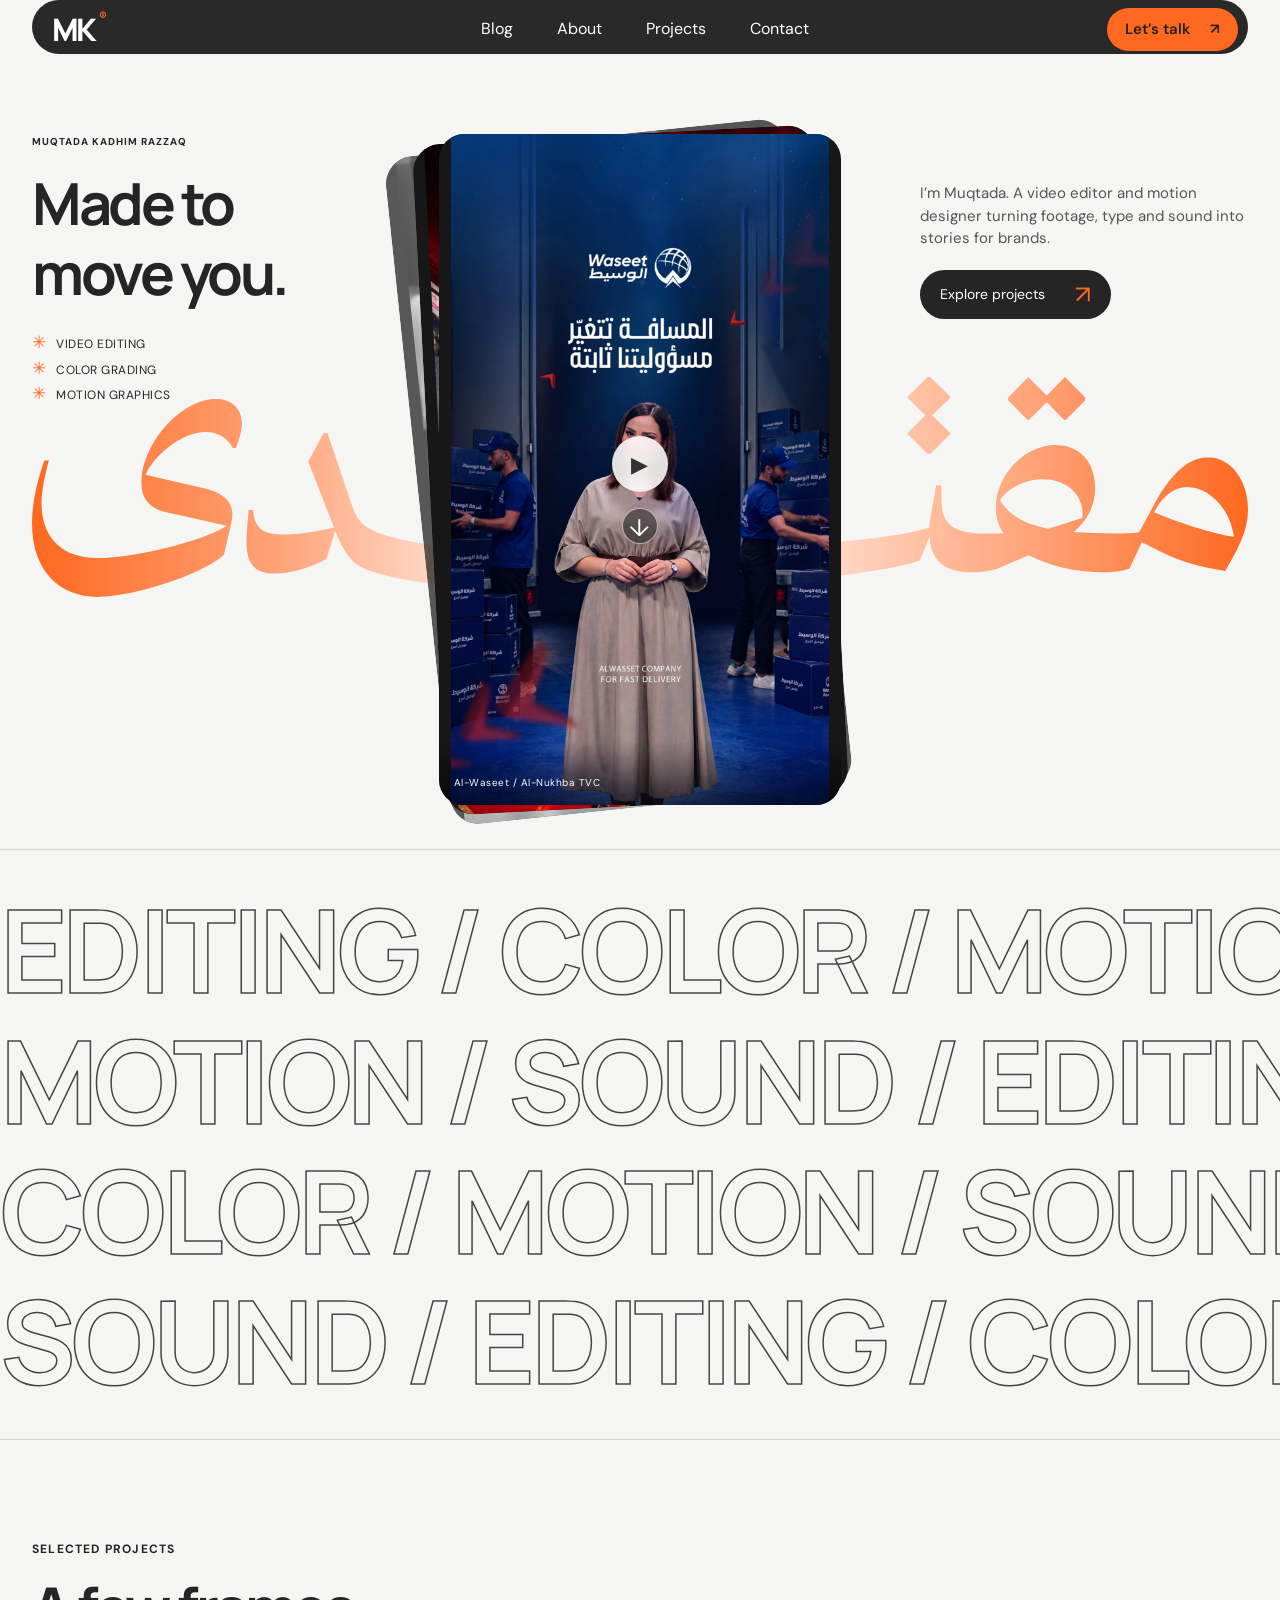
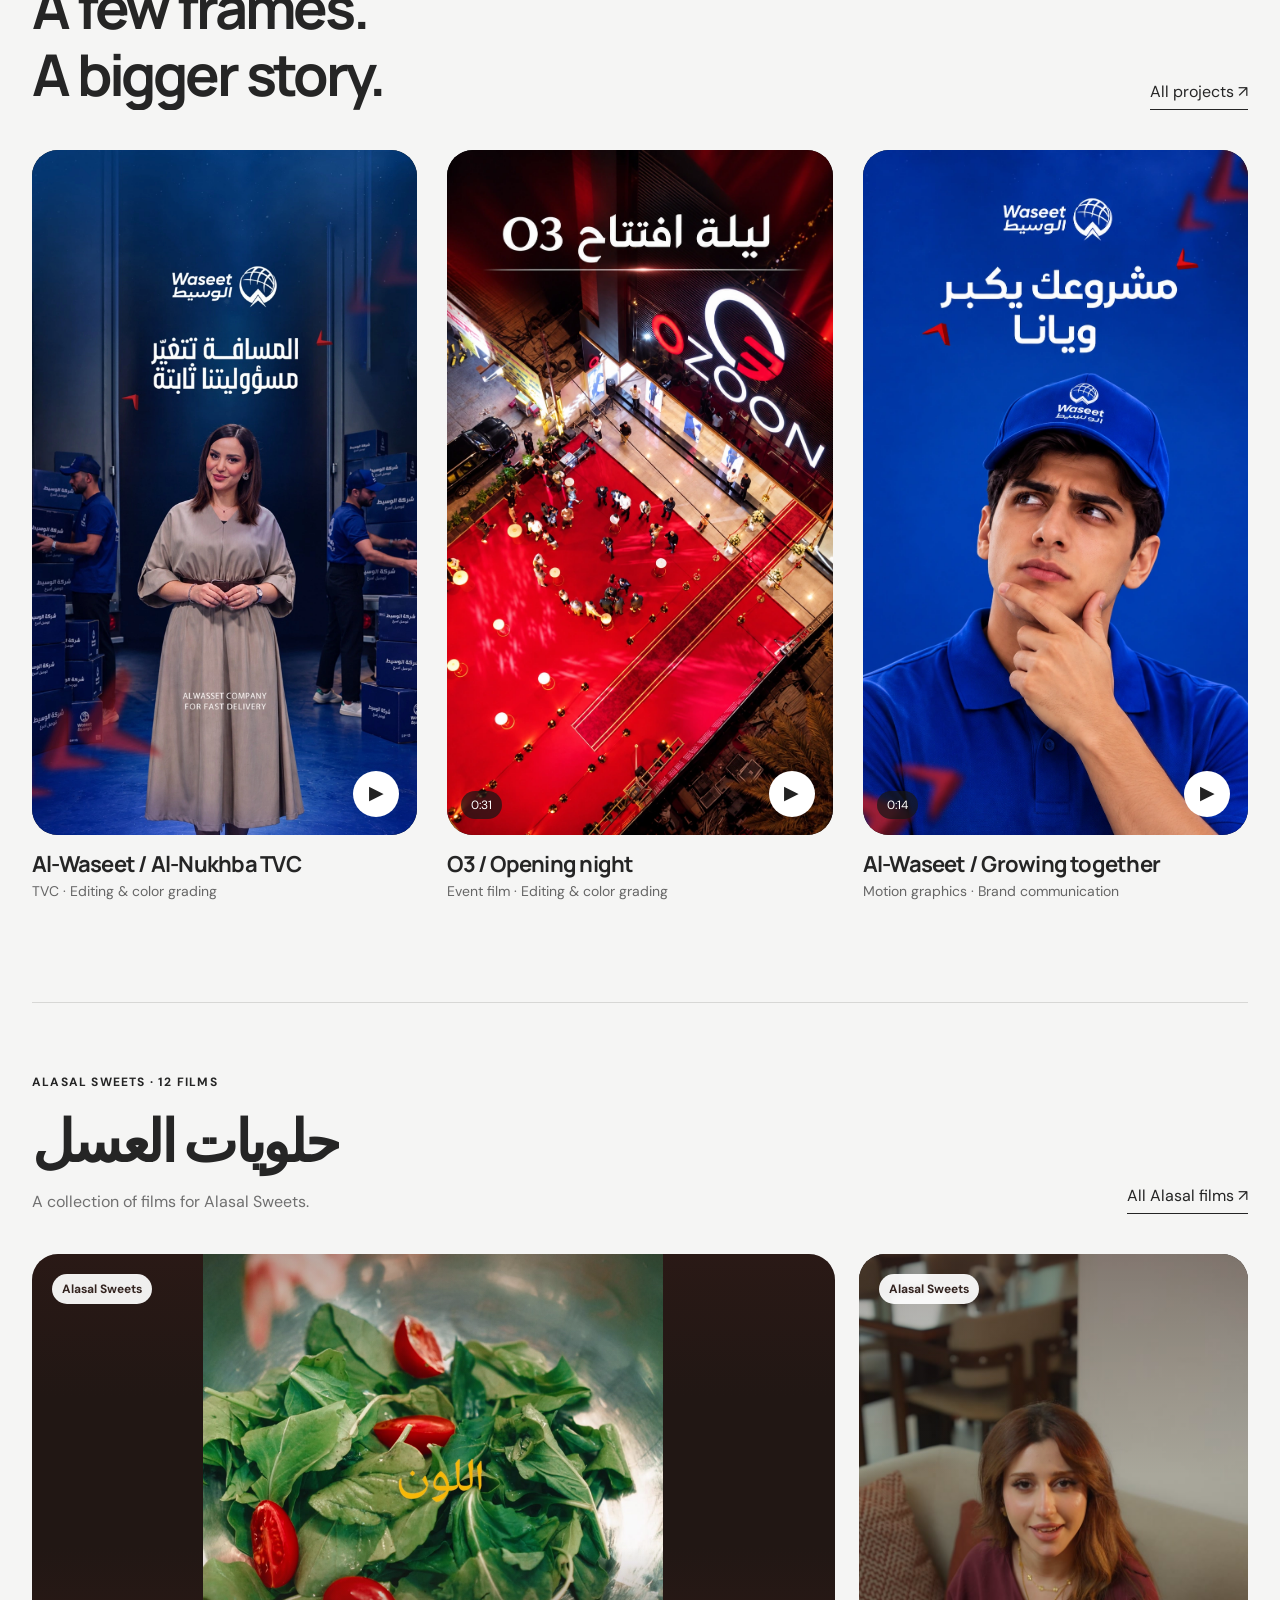
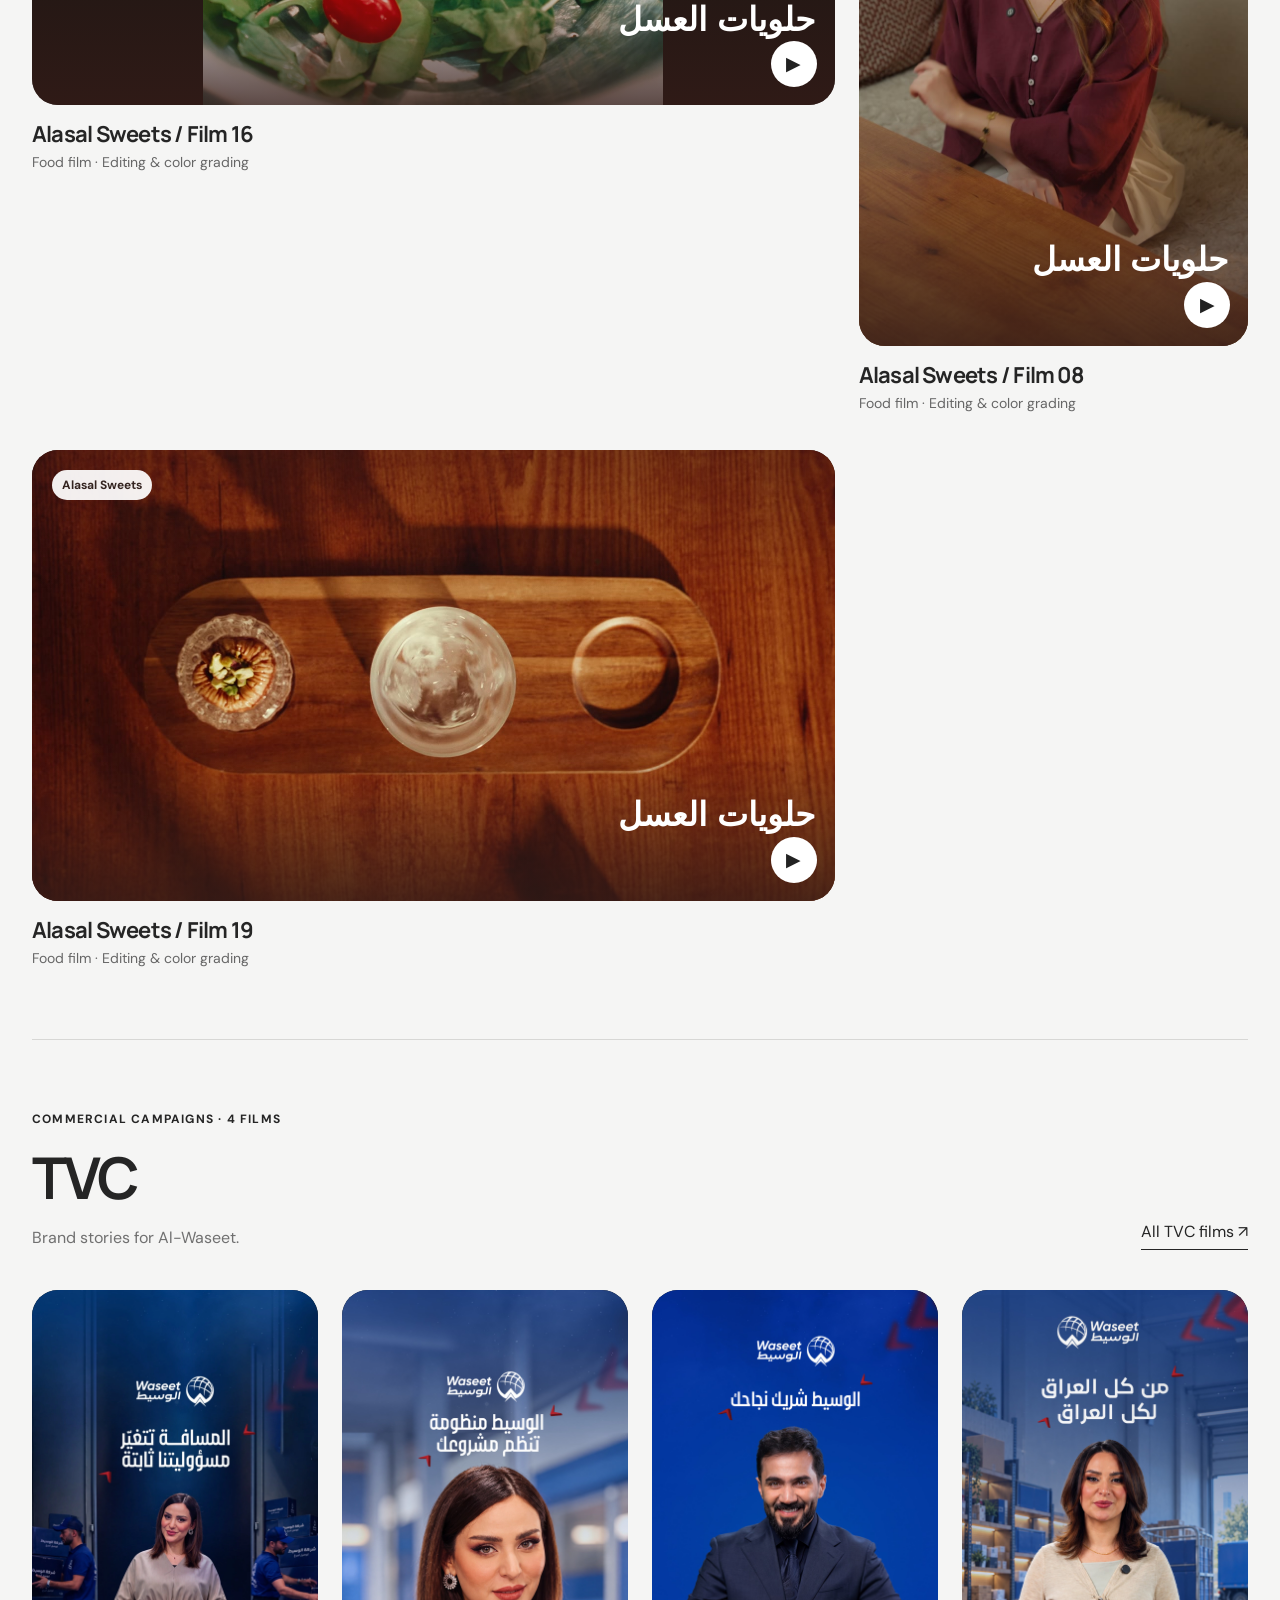
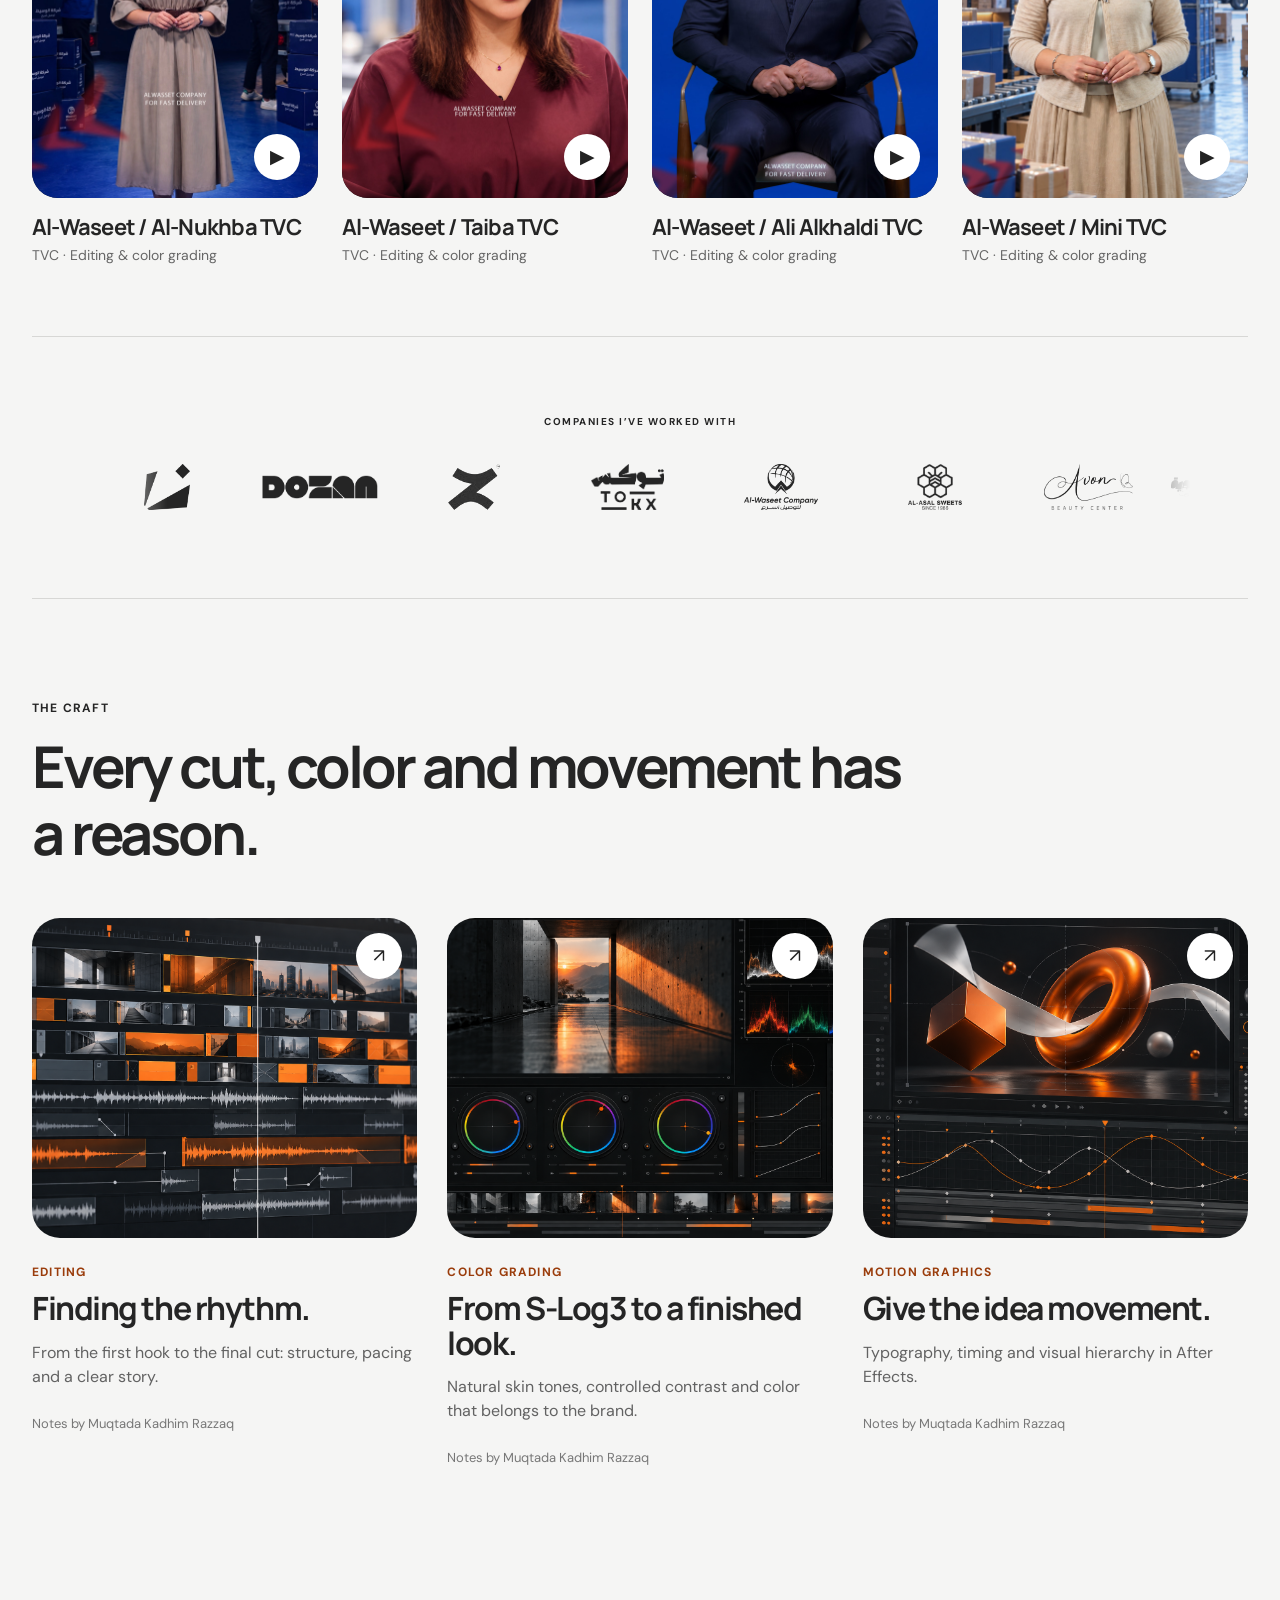
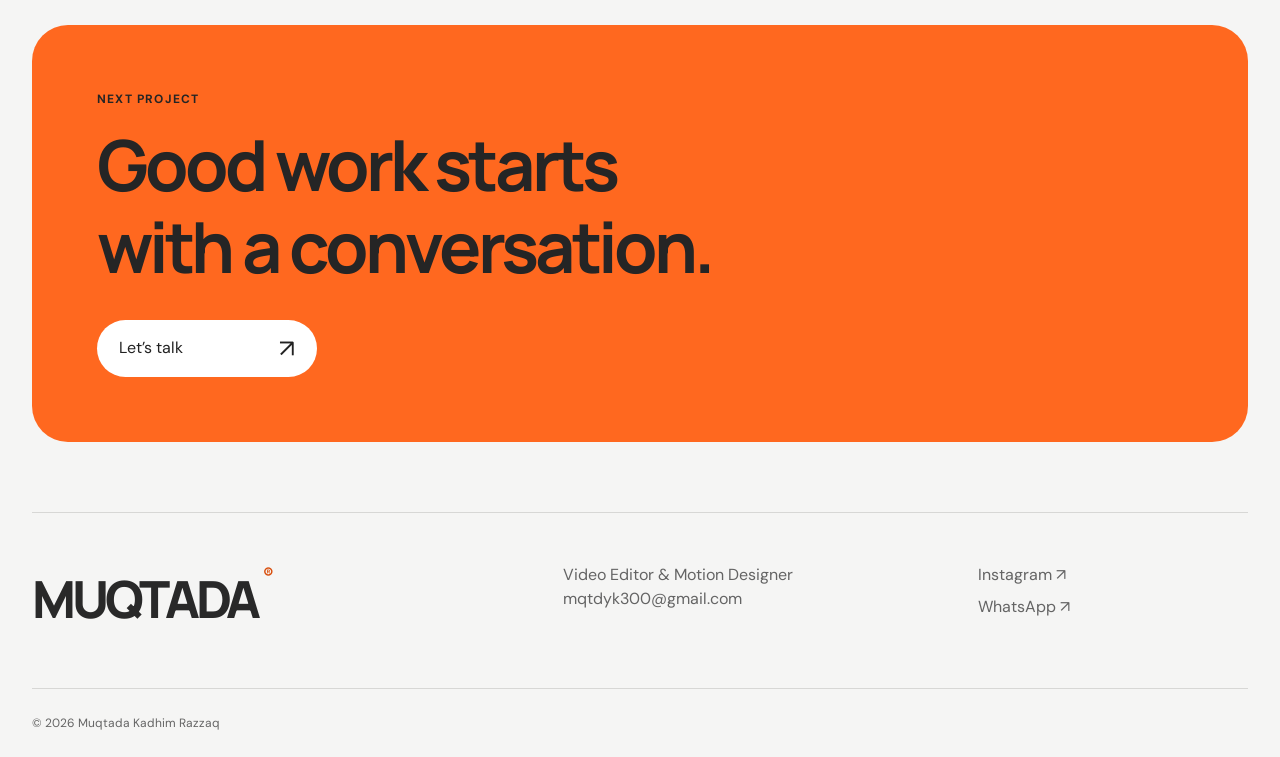
<file: index.html>
<!doctype html><html lang="en" dir="ltr"><head><meta charset="utf-8"><meta name="viewport" content="width=device-width,initial-scale=1"><title>Home — Muqtada Kadhim Razzaq</title><meta name="description" content="Video editing, color grading and motion design by Muqtada Kadhim Razzaq. Explore commercial work, Avon Clinics Baghdad and Al-Waseet campaigns."><link rel="icon" href="/favicon.svg" type="image/svg+xml"><link rel="stylesheet" href="/style.css"><script src="/projects.js?v=a13369" defer></script><script src="/reel-covers.js" defer></script><script src="/app.js?v=a13369" defer></script><link rel="stylesheet" href="/portfolio-finish.css"><script src="/portfolio-finish.js" defer></script><link rel="stylesheet" href="/partners.css"><script defer src="/partners.js"></script></head><body><header class="topbar"><a class="brand" href="/" aria-label="Muqtada home">MK<span>®</span></a><nav aria-label="Main navigation"><a href="/blog/" class="nav-link" data-route="blog"><span class="roll"><span>Blog</span><span aria-hidden="true">Blog</span></span></a><a href="/about/" class="nav-link" data-route="about"><span class="roll"><span>About</span><span aria-hidden="true">About</span></span></a><a href="/projects/" class="nav-link" data-route="projects"><span class="roll"><span>Projects</span><span aria-hidden="true">Projects</span></span></a><a href="/contact/" class="nav-link" data-route="contact"><span class="roll"><span>Contact</span><span aria-hidden="true">Contact</span></span></a></nav><a href="/contact/" class="nav-cta">Let’s talk <span>↗</span></a><button class="menu-toggle" aria-label="Open navigation" aria-expanded="false">Menu +</button></header><main id="main" tabindex="-1"><section class="hero"><div class="hero-copy"><p class="eyebrow">MUQTADA KADHIM RAZZAQ</p><h1 data-words>Made to<br>move you.</h1><ul class="hero-skills"><li>Video editing</li><li>Color grading</li><li>Motion graphics</li></ul></div><div class="hero-stack" data-reveal><img class="stack-back" src="/assets/covers/21.webp" alt=""><img class="stack-middle" src="/assets/12.jpg" alt=""><button class="stack-front" data-play="30" aria-label="Play Al-Waseet brand film"><img src="/assets/covers/30.webp" alt="Taiba in the Al-Waseet brand film"><span class="large-play">▶</span><span class="stack-caption">Al-Waseet / Al-Nukhba TVC <b></b></span></button><button class="stack-next" aria-label="Next film">↓</button><span class="stack-status" aria-live="polite"></span></div><div class="hero-aside"><a class="mini-feature" href="/blog/color-grading/"><span class="eyebrow">BEHIND THE LOOK</span><strong>Shot in S-Log3.<br>Finished with intention.</strong><span>↗</span></a><div><p>I’m Muqtada. A video editor and motion designer turning footage, type and sound into stories for brands.</p><a class="round-link" href="/projects/">Explore projects <span>↗</span></a></div></div></section><div class="marquee-wall" role="img" aria-label="Editing, color, motion and sound — moving outline typography"><div aria-hidden="true"><div class="marquee-row"><div class="marquee-track"><span class="marquee-group">EDITING / COLOR / MOTION / SOUND /</span><span class="marquee-group">EDITING / COLOR / MOTION / SOUND /</span></div></div><div class="marquee-row"><div class="marquee-track"><span class="marquee-group">MOTION / SOUND / EDITING / COLOR /</span><span class="marquee-group">MOTION / SOUND / EDITING / COLOR /</span></div></div><div class="marquee-row"><div class="marquee-track"><span class="marquee-group">COLOR / MOTION / SOUND / EDITING /</span><span class="marquee-group">COLOR / MOTION / SOUND / EDITING /</span></div></div><div class="marquee-row"><div class="marquee-track"><span class="marquee-group">SOUND / EDITING / COLOR / MOTION /</span><span class="marquee-group">SOUND / EDITING / COLOR / MOTION /</span></div></div></div></div><section class="home-work"><div class="section-heading"><div><p class="eyebrow">SELECTED PROJECTS</p><h2 data-words>A few frames.<br>A bigger story.</h2></div><a class="text-link" href="/projects/">All projects ↗</a></div><div class="featured-grid" id="featured"></div></section><section class="home-collection" id="alasal"><div class="section-heading"><div><p class="eyebrow">ALASAL SWEETS · <span data-collection-count></span></p><h2 lang="ar">حلويات العسل</h2><p class="collection-intro">A collection of films for Alasal Sweets.</p></div><a class="text-link" href="/projects/?category=Alasal%20Sweets">All Alasal films ↗</a></div><div class="collection-grid" data-collection="Alasal Sweets" data-items="32,33,34" data-limit="3"></div></section><section class="home-collection" id="tvc"><div class="section-heading"><div><p class="eyebrow">COMMERCIAL CAMPAIGNS · <span data-collection-count></span></p><h2>TVC</h2><p class="collection-intro">Brand stories for Al-Waseet.</p></div><a class="text-link" href="/projects/?category=TVC">All TVC films ↗</a></div><div class="collection-grid tvc-grid" data-collection="TVC"></div></section><section class="partner-strip" aria-label="Companies I have worked with"><p class="eyebrow">Companies I’ve worked with</p><div class="partner-window" tabindex="0" aria-label="Company logos"><div class="partner-track"><ul><li><span role="img" aria-label="Al-Zill News" style="--mark:url(/assets/partners/1.svg);--ratio:0.998"></span></li><li><span role="img" aria-label="Dozan Agency" style="--mark:url(/assets/partners/2.svg);--ratio:4.833"></span></li><li><span role="img" aria-label="Zuma Production" style="--mark:url(/assets/partners/3.svg);--ratio:1.143"></span></li><li><span role="img" aria-label="Tox Production" style="--mark:url(/assets/partners/4.svg);--ratio:1.597"></span></li><li><span role="img" aria-label="Al-Waseet" style="--mark:url(/assets/partners/5.svg);--ratio:1.611"></span></li><li><span role="img" aria-label="Al-Asal Sweets" style="--mark:url(/assets/partners/6.svg);--ratio:1.176"></span></li><li><span role="img" aria-label="Avon Beauty Center" style="--mark:url(/assets/partners/7.svg);--ratio:1.939"></span></li><li><span role="img" class="partner-nabawiya" aria-label="Nabawiya Team" style="--mark:url(/assets/partners/8.png);--ratio:6.65"></span></li></ul><ul aria-hidden="true"><li><span role="img" aria-label="Al-Zill News" style="--mark:url(/assets/partners/1.svg);--ratio:0.998"></span></li><li><span role="img" aria-label="Dozan Agency" style="--mark:url(/assets/partners/2.svg);--ratio:4.833"></span></li><li><span role="img" aria-label="Zuma Production" style="--mark:url(/assets/partners/3.svg);--ratio:1.143"></span></li><li><span role="img" aria-label="Tox Production" style="--mark:url(/assets/partners/4.svg);--ratio:1.597"></span></li><li><span role="img" aria-label="Al-Waseet" style="--mark:url(/assets/partners/5.svg);--ratio:1.611"></span></li><li><span role="img" aria-label="Al-Asal Sweets" style="--mark:url(/assets/partners/6.svg);--ratio:1.176"></span></li><li><span role="img" aria-label="Avon Beauty Center" style="--mark:url(/assets/partners/7.svg);--ratio:1.939"></span></li><li><span role="img" class="partner-nabawiya" aria-label="Nabawiya Team" style="--mark:url(/assets/partners/8.png);--ratio:6.65"></span></li></ul><ul aria-hidden="true"><li><span role="img" aria-label="Al-Zill News" style="--mark:url(/assets/partners/1.svg);--ratio:0.998"></span></li><li><span role="img" aria-label="Dozan Agency" style="--mark:url(/assets/partners/2.svg);--ratio:4.833"></span></li><li><span role="img" aria-label="Zuma Production" style="--mark:url(/assets/partners/3.svg);--ratio:1.143"></span></li><li><span role="img" aria-label="Tox Production" style="--mark:url(/assets/partners/4.svg);--ratio:1.597"></span></li><li><span role="img" aria-label="Al-Waseet" style="--mark:url(/assets/partners/5.svg);--ratio:1.611"></span></li><li><span role="img" aria-label="Al-Asal Sweets" style="--mark:url(/assets/partners/6.svg);--ratio:1.176"></span></li><li><span role="img" aria-label="Avon Beauty Center" style="--mark:url(/assets/partners/7.svg);--ratio:1.939"></span></li><li><span role="img" class="partner-nabawiya" aria-label="Nabawiya Team" style="--mark:url(/assets/partners/8.png);--ratio:6.65"></span></li></ul><ul aria-hidden="true"><li><span role="img" aria-label="Al-Zill News" style="--mark:url(/assets/partners/1.svg);--ratio:0.998"></span></li><li><span role="img" aria-label="Dozan Agency" style="--mark:url(/assets/partners/2.svg);--ratio:4.833"></span></li><li><span role="img" aria-label="Zuma Production" style="--mark:url(/assets/partners/3.svg);--ratio:1.143"></span></li><li><span role="img" aria-label="Tox Production" style="--mark:url(/assets/partners/4.svg);--ratio:1.597"></span></li><li><span role="img" aria-label="Al-Waseet" style="--mark:url(/assets/partners/5.svg);--ratio:1.611"></span></li><li><span role="img" aria-label="Al-Asal Sweets" style="--mark:url(/assets/partners/6.svg);--ratio:1.176"></span></li><li><span role="img" aria-label="Avon Beauty Center" style="--mark:url(/assets/partners/7.svg);--ratio:1.939"></span></li><li><span role="img" class="partner-nabawiya" aria-label="Nabawiya Team" style="--mark:url(/assets/partners/8.png);--ratio:6.65"></span></li></ul></div></div></section><section class="home-craft"><p class="eyebrow">THE CRAFT</p><h2 data-words>Every cut, color and movement has a reason.</h2><div class="article-grid"><a class="article-card" href="/blog/editing/" data-reveal><div class="article-image"><img src="/assets/editing.png" alt="Editing workstation illustration" loading="lazy"><span class="circle">↗</span></div><p class="eyebrow">Editing</p><h2>Finding the rhythm.</h2><p>From the first hook to the final cut: structure, pacing and a clear story.</p><span class="byline">Notes by Muqtada Kadhim Razzaq</span></a><a class="article-card" href="/blog/color-grading/" data-reveal><div class="article-image"><img src="/assets/color-grading.png" alt="Color Grading workstation illustration" loading="lazy"><span class="circle">↗</span></div><p class="eyebrow">Color Grading</p><h2>From S-Log3 to a finished look.</h2><p>Natural skin tones, controlled contrast and color that belongs to the brand.</p><span class="byline">Notes by Muqtada Kadhim Razzaq</span></a><a class="article-card" href="/blog/motion-graphics/" data-reveal><div class="article-image"><img src="/assets/motion-graphics.png" alt="Motion Graphics workstation illustration" loading="lazy"><span class="circle">↗</span></div><p class="eyebrow">Motion Graphics</p><h2>Give the idea movement.</h2><p>Typography, timing and visual hierarchy in After Effects.</p><span class="byline">Notes by Muqtada Kadhim Razzaq</span></a></div></section><section class="contact-banner" data-reveal><p class="eyebrow">NEXT PROJECT</p><h2 data-words>Good work starts<br>with a conversation.</h2><a class="round-link" href="/contact/">Let’s talk <span>↗</span></a></section></main><footer><a class="footer-name" href="/">MUQTADA<span>®</span></a><div><p>Video Editor & Motion Designer</p><a href="mailto:mqtdyk300@gmail.com">mqtdyk300@gmail.com</a></div><div class="footer-links"><a href="https://www.instagram.com/JKQPX/" target="_blank" rel="noopener">Instagram ↗</a><a href="https://wa.me/9647735590006" target="_blank" rel="noopener">WhatsApp ↗</a></div><p class="copyright">© 2026 Muqtada Kadhim Razzaq</p></footer><dialog id="player"><div class="dialog-head"><h2 id="video-title"></h2><button id="close-player" aria-label="Close video">Close ×</button></div><video id="video" hidden></video><iframe id="drive-player" src="about:blank" title="Project film" allow="autoplay; fullscreen" allowfullscreen></iframe><p class="playback-note">Google Drive may lower playback quality. Open the file on Drive to access the original export.</p><a id="original" target="_blank" rel="noopener">Open original on Google Drive ↗</a></dialog></body></html>
</file>
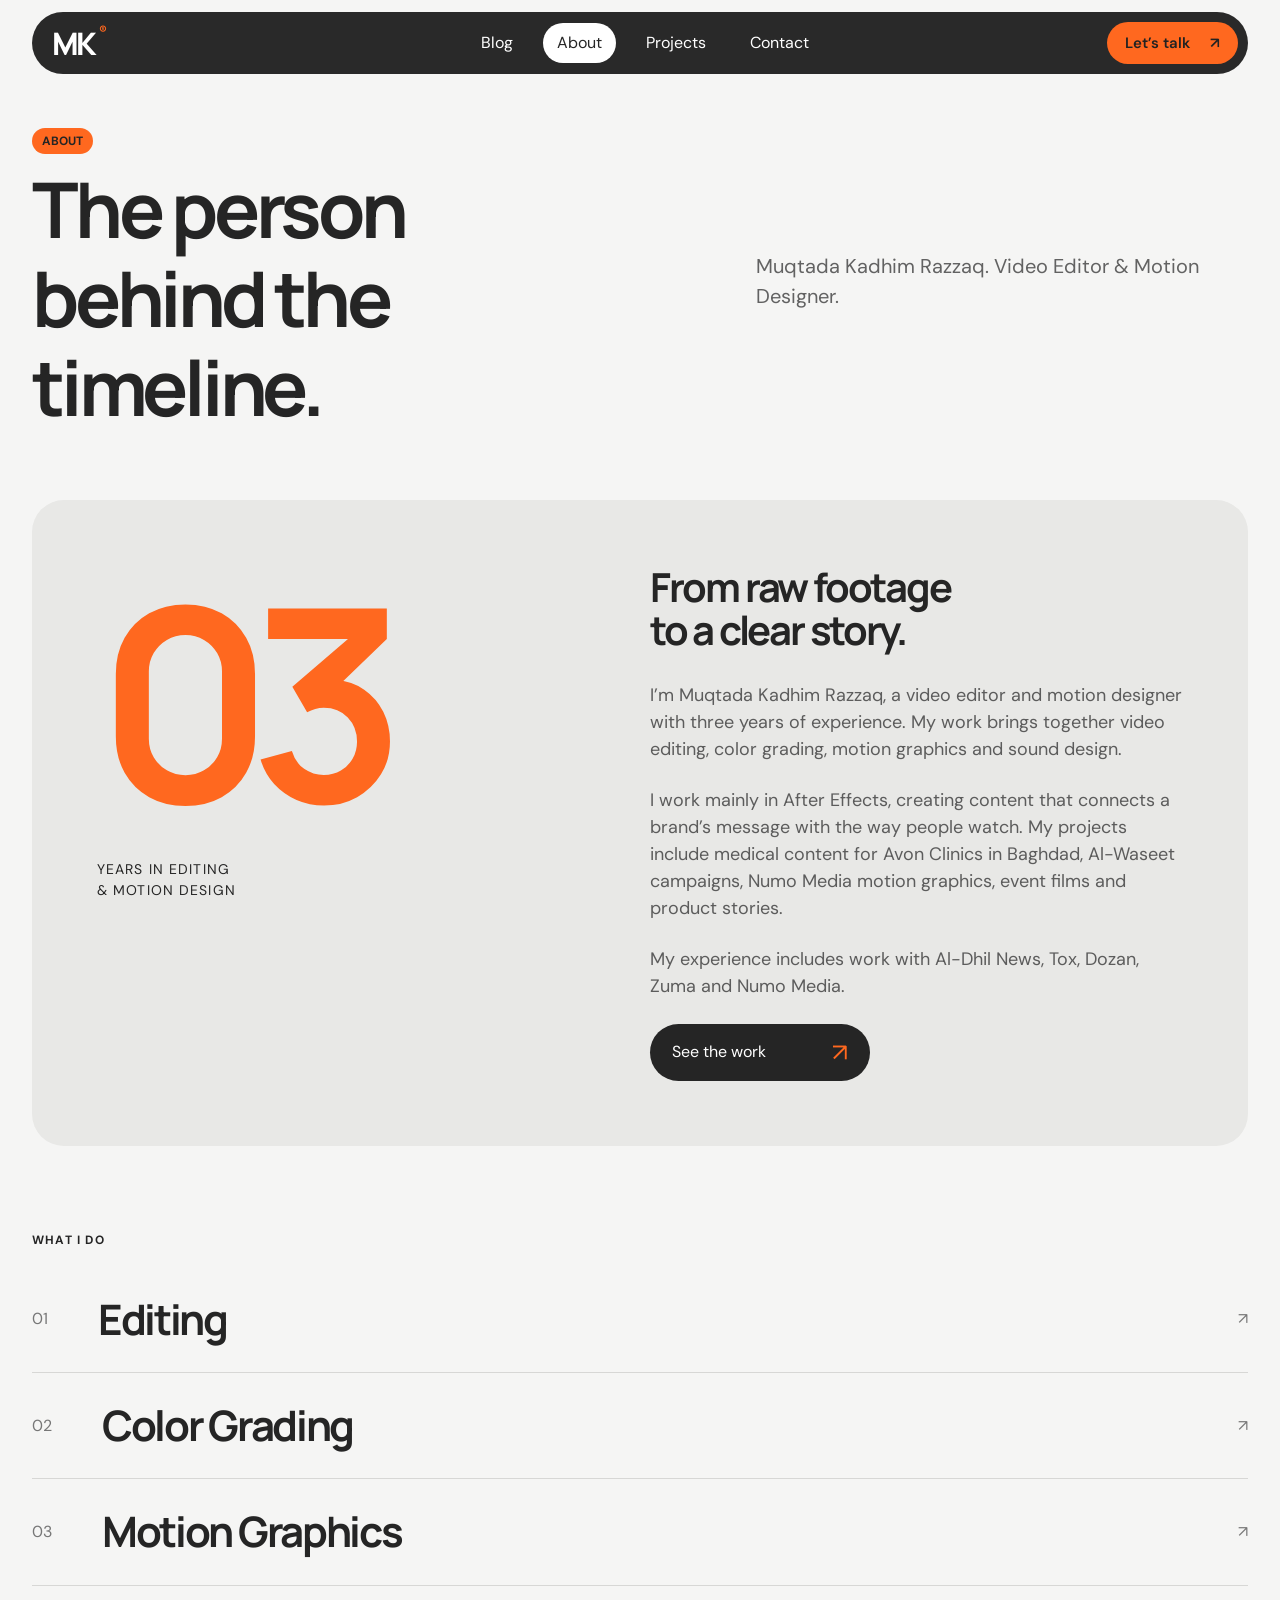
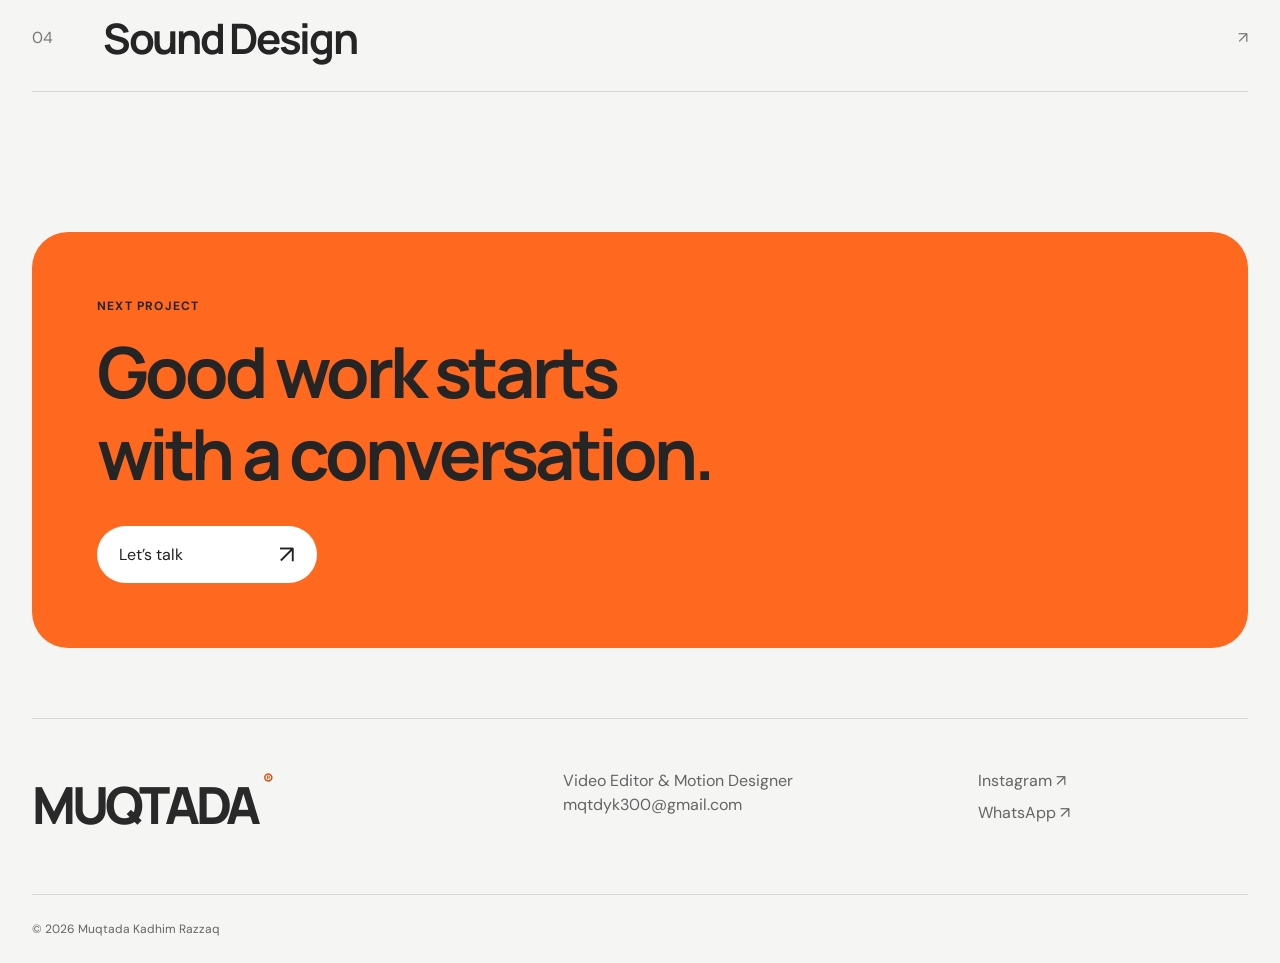
<file: about/index.html>
<!doctype html><html lang="en" dir="ltr"><head><meta charset="utf-8"><meta name="viewport" content="width=device-width,initial-scale=1"><title>About — Muqtada Kadhim Razzaq</title><meta name="description" content="Video editing, color grading and motion design by Muqtada Kadhim Razzaq. Explore commercial work, Avon Clinics Baghdad and Al-Waseet campaigns."><link rel="icon" href="/favicon.svg" type="image/svg+xml"><link rel="stylesheet" href="/style.css"><script src="/projects.js?v=a13369" defer></script><script src="/reel-covers.js" defer></script><script src="/app.js?v=a13369" defer></script><link rel="stylesheet" href="/portfolio-finish.css"><script src="/portfolio-finish.js" defer></script></head><body><header class="topbar"><a class="brand" href="/" aria-label="Muqtada home">MK<span>®</span></a><nav aria-label="Main navigation"><a href="/blog/" class="nav-link" data-route="blog"><span class="roll"><span>Blog</span><span aria-hidden="true">Blog</span></span></a><a href="/about/" class="nav-link" data-route="about"><span class="roll"><span>About</span><span aria-hidden="true">About</span></span></a><a href="/projects/" class="nav-link" data-route="projects"><span class="roll"><span>Projects</span><span aria-hidden="true">Projects</span></span></a><a href="/contact/" class="nav-link" data-route="contact"><span class="roll"><span>Contact</span><span aria-hidden="true">Contact</span></span></a></nav><a href="/contact/" class="nav-cta">Let’s talk <span>↗</span></a><button class="menu-toggle" aria-label="Open navigation" aria-expanded="false">Menu +</button></header><main id="main" tabindex="-1"><section class="page-title"><div><span class="eyebrow">ABOUT</span><h1 data-words>The person<br>behind the timeline.</h1></div><p data-reveal>Muqtada Kadhim Razzaq. Video Editor & Motion Designer.</p></section><section class="about-panel"><div class="about-number" data-reveal><strong>03</strong><span>YEARS IN EDITING<br>& MOTION DESIGN</span></div><div class="about-copy" data-reveal><h2>From raw footage<br>to a clear story.</h2><p>I’m Muqtada Kadhim Razzaq, a video editor and motion designer with three years of experience. My work brings together video editing, color grading, motion graphics and sound design.</p><p>I work mainly in After Effects, creating content that connects a brand’s message with the way people watch. My projects include medical content for Avon Clinics in Baghdad, Al-Waseet campaigns, Numo Media motion graphics, event films and product stories.</p><p>My experience includes work with Al-Dhil News, Tox, Dozan, Zuma and Numo Media.</p><a class="round-link" href="/projects/">See the work <span>↗</span></a></div></section><section class="disciplines"><p class="eyebrow">WHAT I DO</p><a href="/blog/editing/" data-reveal><span>01</span><h2>Editing</h2><span>↗</span></a><a href="/blog/color-grading/" data-reveal><span>02</span><h2>Color Grading</h2><span>↗</span></a><a href="/blog/motion-graphics/" data-reveal><span>03</span><h2>Motion Graphics</h2><span>↗</span></a><a href="/blog/sound-design/" data-reveal><span>04</span><h2>Sound Design</h2><span>↗</span></a></section><section class="contact-banner" data-reveal><p class="eyebrow">NEXT PROJECT</p><h2 data-words>Good work starts<br>with a conversation.</h2><a class="round-link" href="/contact/">Let’s talk <span>↗</span></a></section></main><footer><a class="footer-name" href="/">MUQTADA<span>®</span></a><div><p>Video Editor & Motion Designer</p><a href="mailto:mqtdyk300@gmail.com">mqtdyk300@gmail.com</a></div><div class="footer-links"><a href="https://www.instagram.com/JKQPX/" target="_blank" rel="noopener">Instagram ↗</a><a href="https://wa.me/9647735590006" target="_blank" rel="noopener">WhatsApp ↗</a></div><p class="copyright">© 2026 Muqtada Kadhim Razzaq</p></footer><dialog id="player"><div class="dialog-head"><h2 id="video-title"></h2><button id="close-player" aria-label="Close video">Close ×</button></div><video id="video" hidden></video><iframe id="drive-player" src="about:blank" title="Project film" allow="autoplay; fullscreen" allowfullscreen></iframe><p class="playback-note">Streaming from the original export. Select the highest available quality in the player settings.</p><a id="original" target="_blank" rel="noopener">Open original on Google Drive ↗</a></dialog></body></html>
</file>
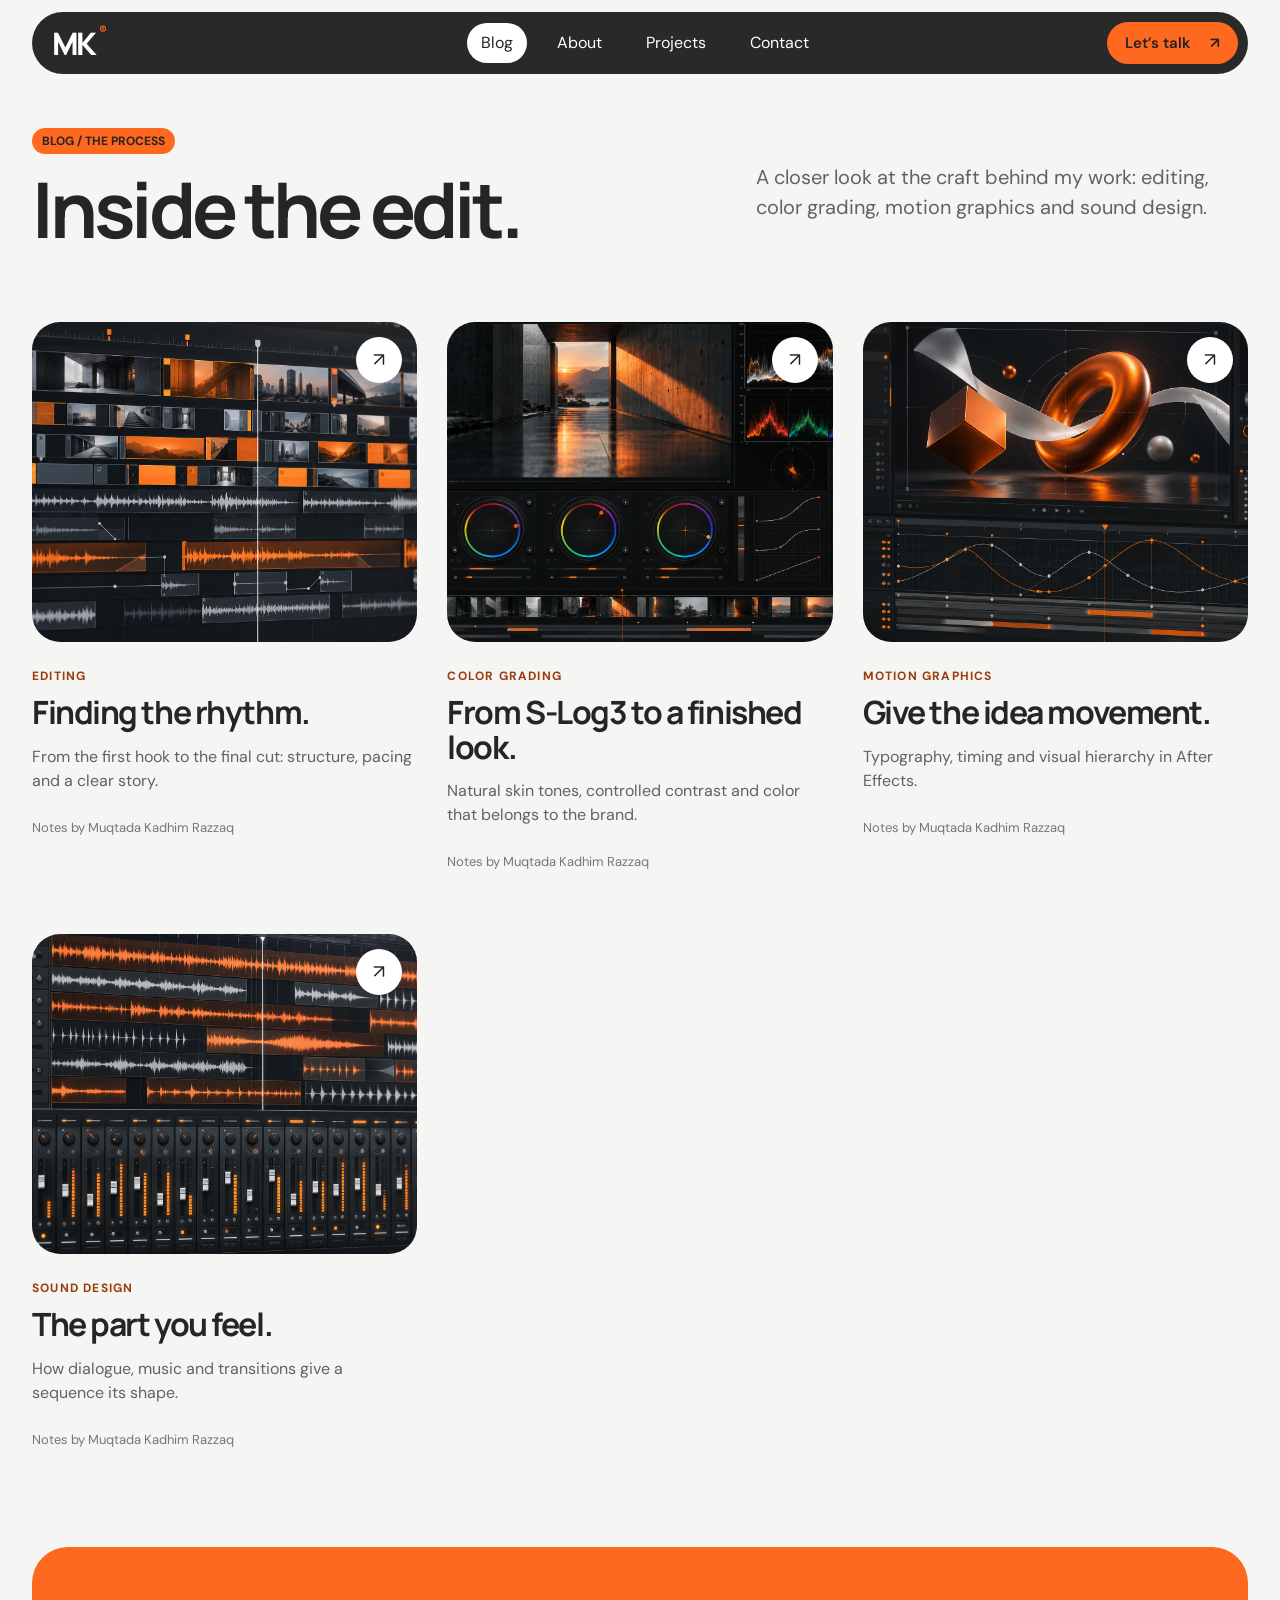
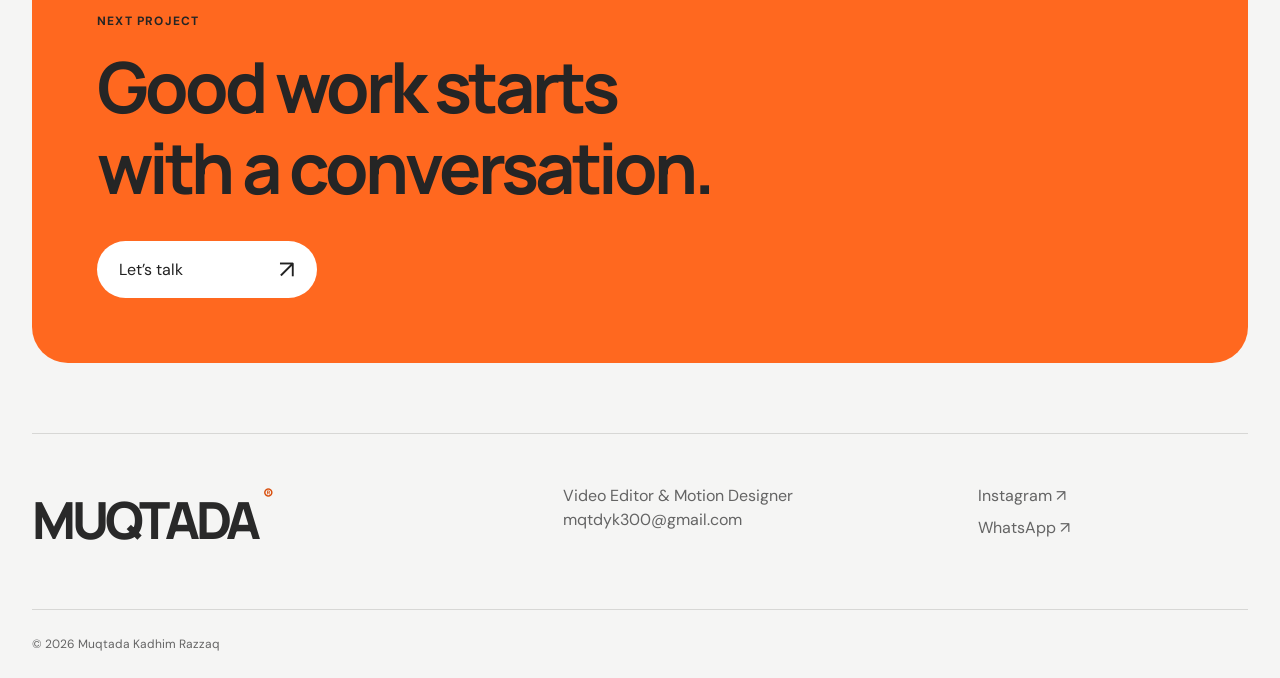
<file: blog/index.html>
<!doctype html><html lang="en" dir="ltr"><head><meta charset="utf-8"><meta name="viewport" content="width=device-width,initial-scale=1"><title>Blog — Muqtada Kadhim Razzaq</title><meta name="description" content="Video editing, color grading and motion design by Muqtada Kadhim Razzaq. Explore commercial work, Avon Clinics Baghdad and Al-Waseet campaigns."><link rel="icon" href="/favicon.svg" type="image/svg+xml"><link rel="stylesheet" href="/style.css"><script src="/projects.js?v=a13369" defer></script><script src="/reel-covers.js" defer></script><script src="/app.js?v=a13369" defer></script><link rel="stylesheet" href="/portfolio-finish.css"><script src="/portfolio-finish.js" defer></script></head><body><header class="topbar"><a class="brand" href="/" aria-label="Muqtada home">MK<span>®</span></a><nav aria-label="Main navigation"><a href="/blog/" class="nav-link" data-route="blog"><span class="roll"><span>Blog</span><span aria-hidden="true">Blog</span></span></a><a href="/about/" class="nav-link" data-route="about"><span class="roll"><span>About</span><span aria-hidden="true">About</span></span></a><a href="/projects/" class="nav-link" data-route="projects"><span class="roll"><span>Projects</span><span aria-hidden="true">Projects</span></span></a><a href="/contact/" class="nav-link" data-route="contact"><span class="roll"><span>Contact</span><span aria-hidden="true">Contact</span></span></a></nav><a href="/contact/" class="nav-cta">Let’s talk <span>↗</span></a><button class="menu-toggle" aria-label="Open navigation" aria-expanded="false">Menu +</button></header><main id="main" tabindex="-1"><section class="page-title"><div><span class="eyebrow">BLOG / THE PROCESS</span><h1 data-words>Inside the edit.</h1></div><p data-reveal>A closer look at the craft behind my work: editing, color grading, motion graphics and sound design.</p></section><div class="article-grid blog-grid"><a class="article-card" href="/blog/editing/" data-reveal><div class="article-image"><img src="/assets/editing.png" alt="Editing workstation illustration" loading="lazy"><span class="circle">↗</span></div><p class="eyebrow">Editing</p><h2>Finding the rhythm.</h2><p>From the first hook to the final cut: structure, pacing and a clear story.</p><span class="byline">Notes by Muqtada Kadhim Razzaq</span></a><a class="article-card" href="/blog/color-grading/" data-reveal><div class="article-image"><img src="/assets/color-grading.png" alt="Color Grading workstation illustration" loading="lazy"><span class="circle">↗</span></div><p class="eyebrow">Color Grading</p><h2>From S-Log3 to a finished look.</h2><p>Natural skin tones, controlled contrast and color that belongs to the brand.</p><span class="byline">Notes by Muqtada Kadhim Razzaq</span></a><a class="article-card" href="/blog/motion-graphics/" data-reveal><div class="article-image"><img src="/assets/motion-graphics.png" alt="Motion Graphics workstation illustration" loading="lazy"><span class="circle">↗</span></div><p class="eyebrow">Motion Graphics</p><h2>Give the idea movement.</h2><p>Typography, timing and visual hierarchy in After Effects.</p><span class="byline">Notes by Muqtada Kadhim Razzaq</span></a><a class="article-card" href="/blog/sound-design/" data-reveal><div class="article-image"><img src="/assets/sound-design.png" alt="Sound Design workstation illustration" loading="lazy"><span class="circle">↗</span></div><p class="eyebrow">Sound Design</p><h2>The part you feel.</h2><p>How dialogue, music and transitions give a sequence its shape.</p><span class="byline">Notes by Muqtada Kadhim Razzaq</span></a></div><section class="contact-banner" data-reveal><p class="eyebrow">NEXT PROJECT</p><h2 data-words>Good work starts<br>with a conversation.</h2><a class="round-link" href="/contact/">Let’s talk <span>↗</span></a></section></main><footer><a class="footer-name" href="/">MUQTADA<span>®</span></a><div><p>Video Editor & Motion Designer</p><a href="mailto:mqtdyk300@gmail.com">mqtdyk300@gmail.com</a></div><div class="footer-links"><a href="https://www.instagram.com/JKQPX/" target="_blank" rel="noopener">Instagram ↗</a><a href="https://wa.me/9647735590006" target="_blank" rel="noopener">WhatsApp ↗</a></div><p class="copyright">© 2026 Muqtada Kadhim Razzaq</p></footer><dialog id="player"><div class="dialog-head"><h2 id="video-title"></h2><button id="close-player" aria-label="Close video">Close ×</button></div><video id="video" hidden></video><iframe id="drive-player" src="about:blank" title="Project film" allow="autoplay; fullscreen" allowfullscreen></iframe><p class="playback-note">Streaming from the original export. Select the highest available quality in the player settings.</p><a id="original" target="_blank" rel="noopener">Open original on Google Drive ↗</a></dialog></body></html>
</file>
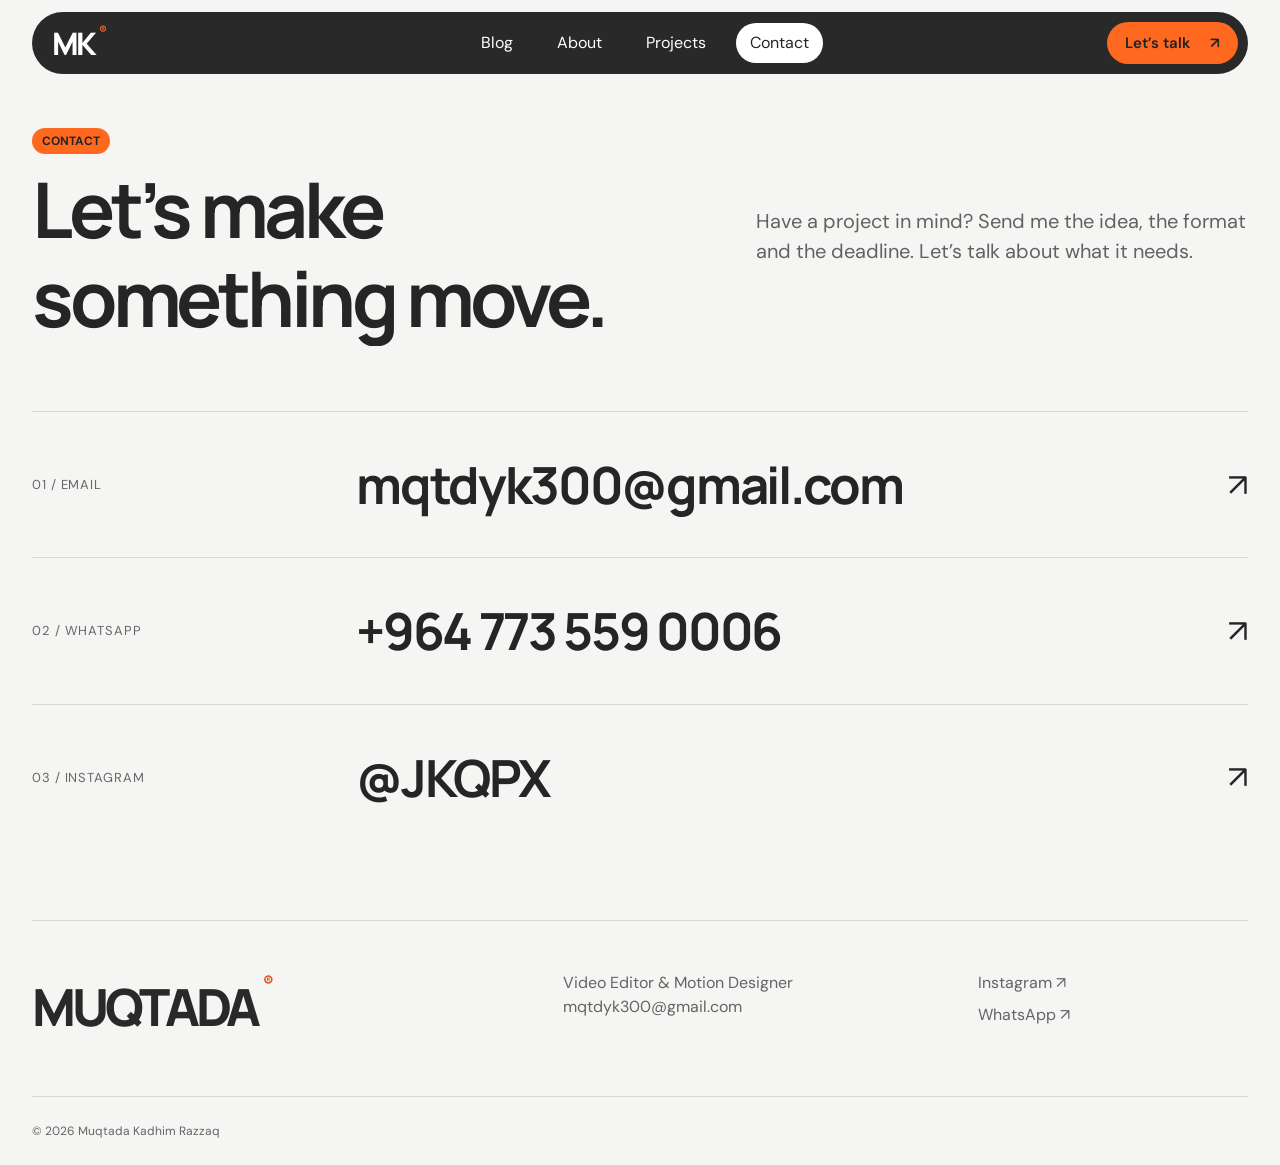
<file: contact/index.html>
<!doctype html><html lang="en" dir="ltr"><head><meta charset="utf-8"><meta name="viewport" content="width=device-width,initial-scale=1"><title>Contact — Muqtada Kadhim Razzaq</title><meta name="description" content="Video editing, color grading and motion design by Muqtada Kadhim Razzaq. Explore commercial work, Avon Clinics Baghdad and Al-Waseet campaigns."><link rel="icon" href="/favicon.svg" type="image/svg+xml"><link rel="stylesheet" href="/style.css"><script src="/projects.js?v=a13369" defer></script><script src="/reel-covers.js" defer></script><script src="/app.js?v=a13369" defer></script><link rel="stylesheet" href="/portfolio-finish.css"><script src="/portfolio-finish.js" defer></script></head><body><header class="topbar"><a class="brand" href="/" aria-label="Muqtada home">MK<span>®</span></a><nav aria-label="Main navigation"><a href="/blog/" class="nav-link" data-route="blog"><span class="roll"><span>Blog</span><span aria-hidden="true">Blog</span></span></a><a href="/about/" class="nav-link" data-route="about"><span class="roll"><span>About</span><span aria-hidden="true">About</span></span></a><a href="/projects/" class="nav-link" data-route="projects"><span class="roll"><span>Projects</span><span aria-hidden="true">Projects</span></span></a><a href="/contact/" class="nav-link" data-route="contact"><span class="roll"><span>Contact</span><span aria-hidden="true">Contact</span></span></a></nav><a href="/contact/" class="nav-cta">Let’s talk <span>↗</span></a><button class="menu-toggle" aria-label="Open navigation" aria-expanded="false">Menu +</button></header><main id="main" tabindex="-1"><section class="page-title"><div><span class="eyebrow">CONTACT</span><h1 data-words>Let’s make<br>something move.</h1></div><p data-reveal>Have a project in mind? Send me the idea, the format and the deadline. Let’s talk about what it needs.</p></section><section class="contact-list"><a href="mailto:mqtdyk300@gmail.com" data-reveal><span>01 / EMAIL</span><h2>mqtdyk300@gmail.com</h2><b>↗</b></a><a href="https://wa.me/9647735590006" target="_blank" rel="noopener" data-reveal><span>02 / WHATSAPP</span><h2>+964 773 559 0006</h2><b>↗</b></a><a href="https://www.instagram.com/JKQPX/" target="_blank" rel="noopener" data-reveal><span>03 / INSTAGRAM</span><h2>@JKQPX</h2><b>↗</b></a></section></main><footer><a class="footer-name" href="/">MUQTADA<span>®</span></a><div><p>Video Editor & Motion Designer</p><a href="mailto:mqtdyk300@gmail.com">mqtdyk300@gmail.com</a></div><div class="footer-links"><a href="https://www.instagram.com/JKQPX/" target="_blank" rel="noopener">Instagram ↗</a><a href="https://wa.me/9647735590006" target="_blank" rel="noopener">WhatsApp ↗</a></div><p class="copyright">© 2026 Muqtada Kadhim Razzaq</p></footer><dialog id="player"><div class="dialog-head"><h2 id="video-title"></h2><button id="close-player" aria-label="Close video">Close ×</button></div><video id="video" hidden></video><iframe id="drive-player" src="about:blank" title="Project film" allow="autoplay; fullscreen" allowfullscreen></iframe><p class="playback-note">Streaming from the original export. Select the highest available quality in the player settings.</p><a id="original" target="_blank" rel="noopener">Open original on Google Drive ↗</a></dialog></body></html>
</file>
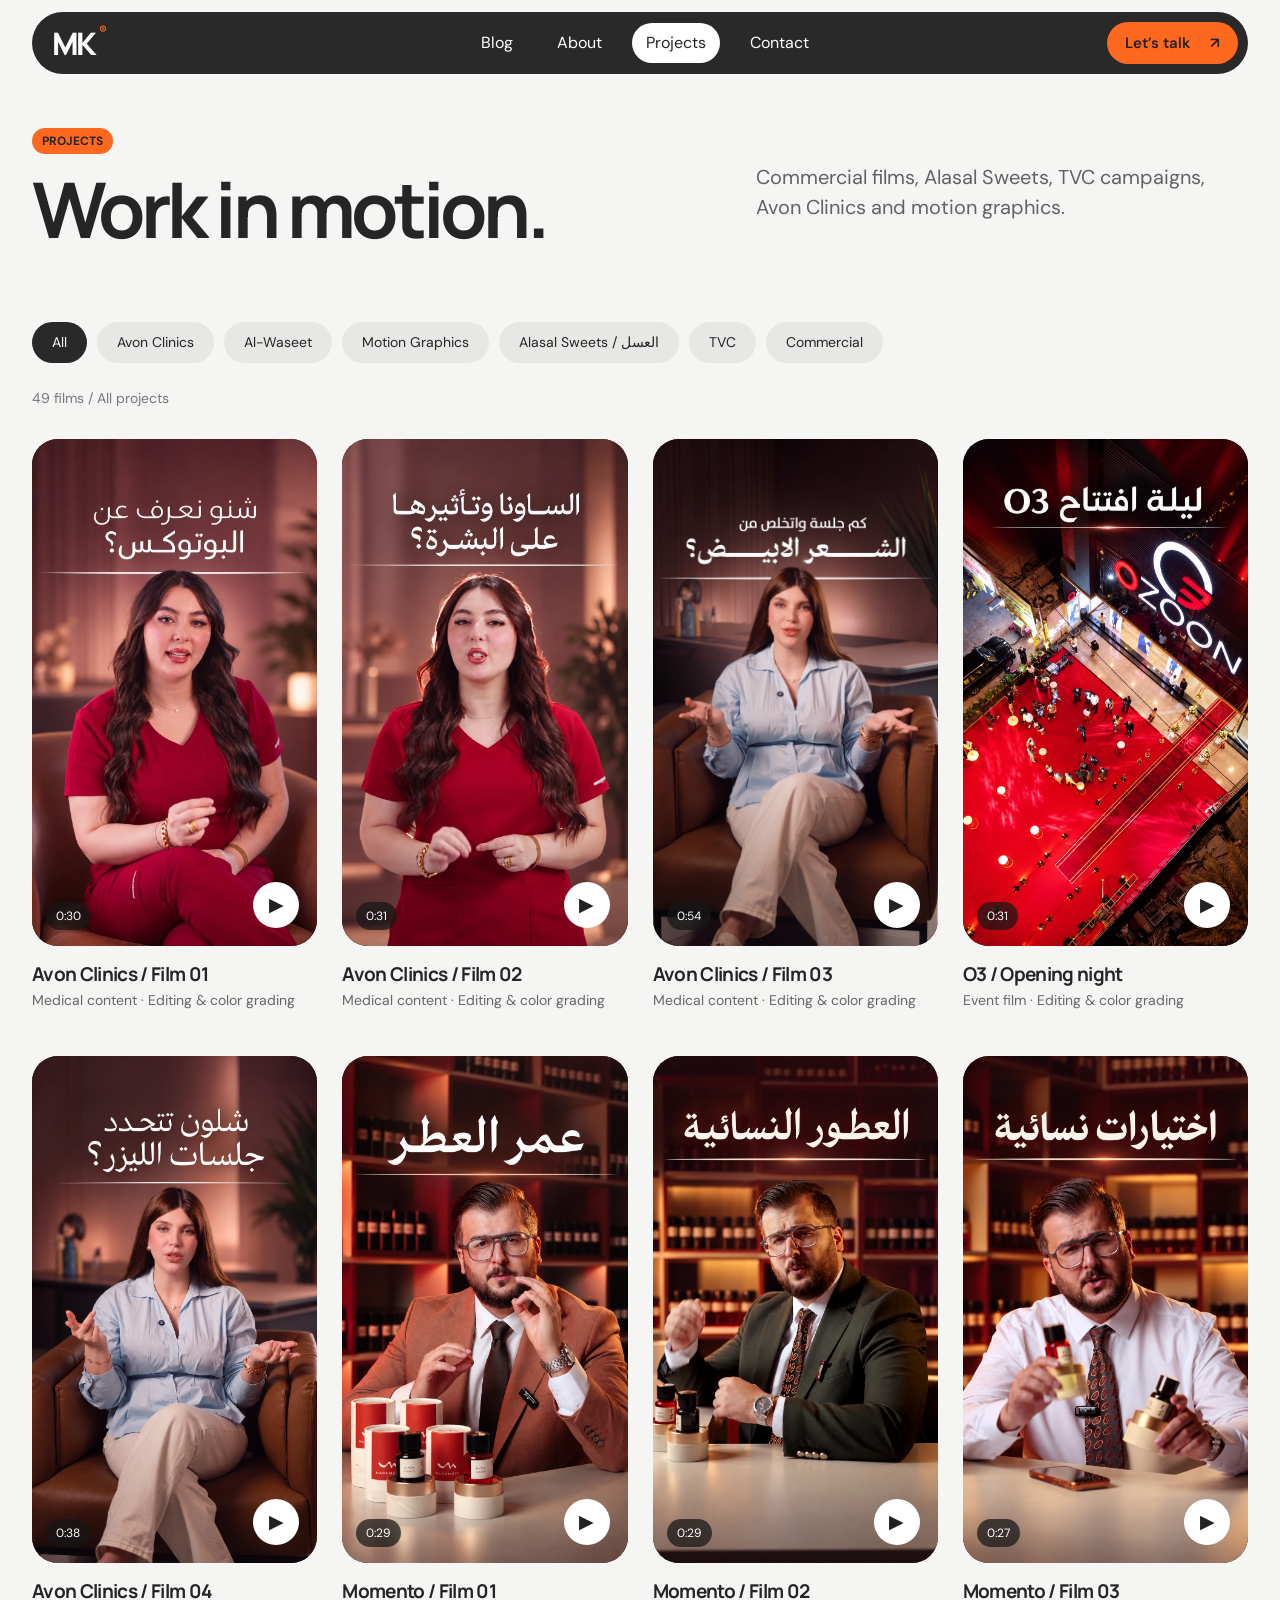
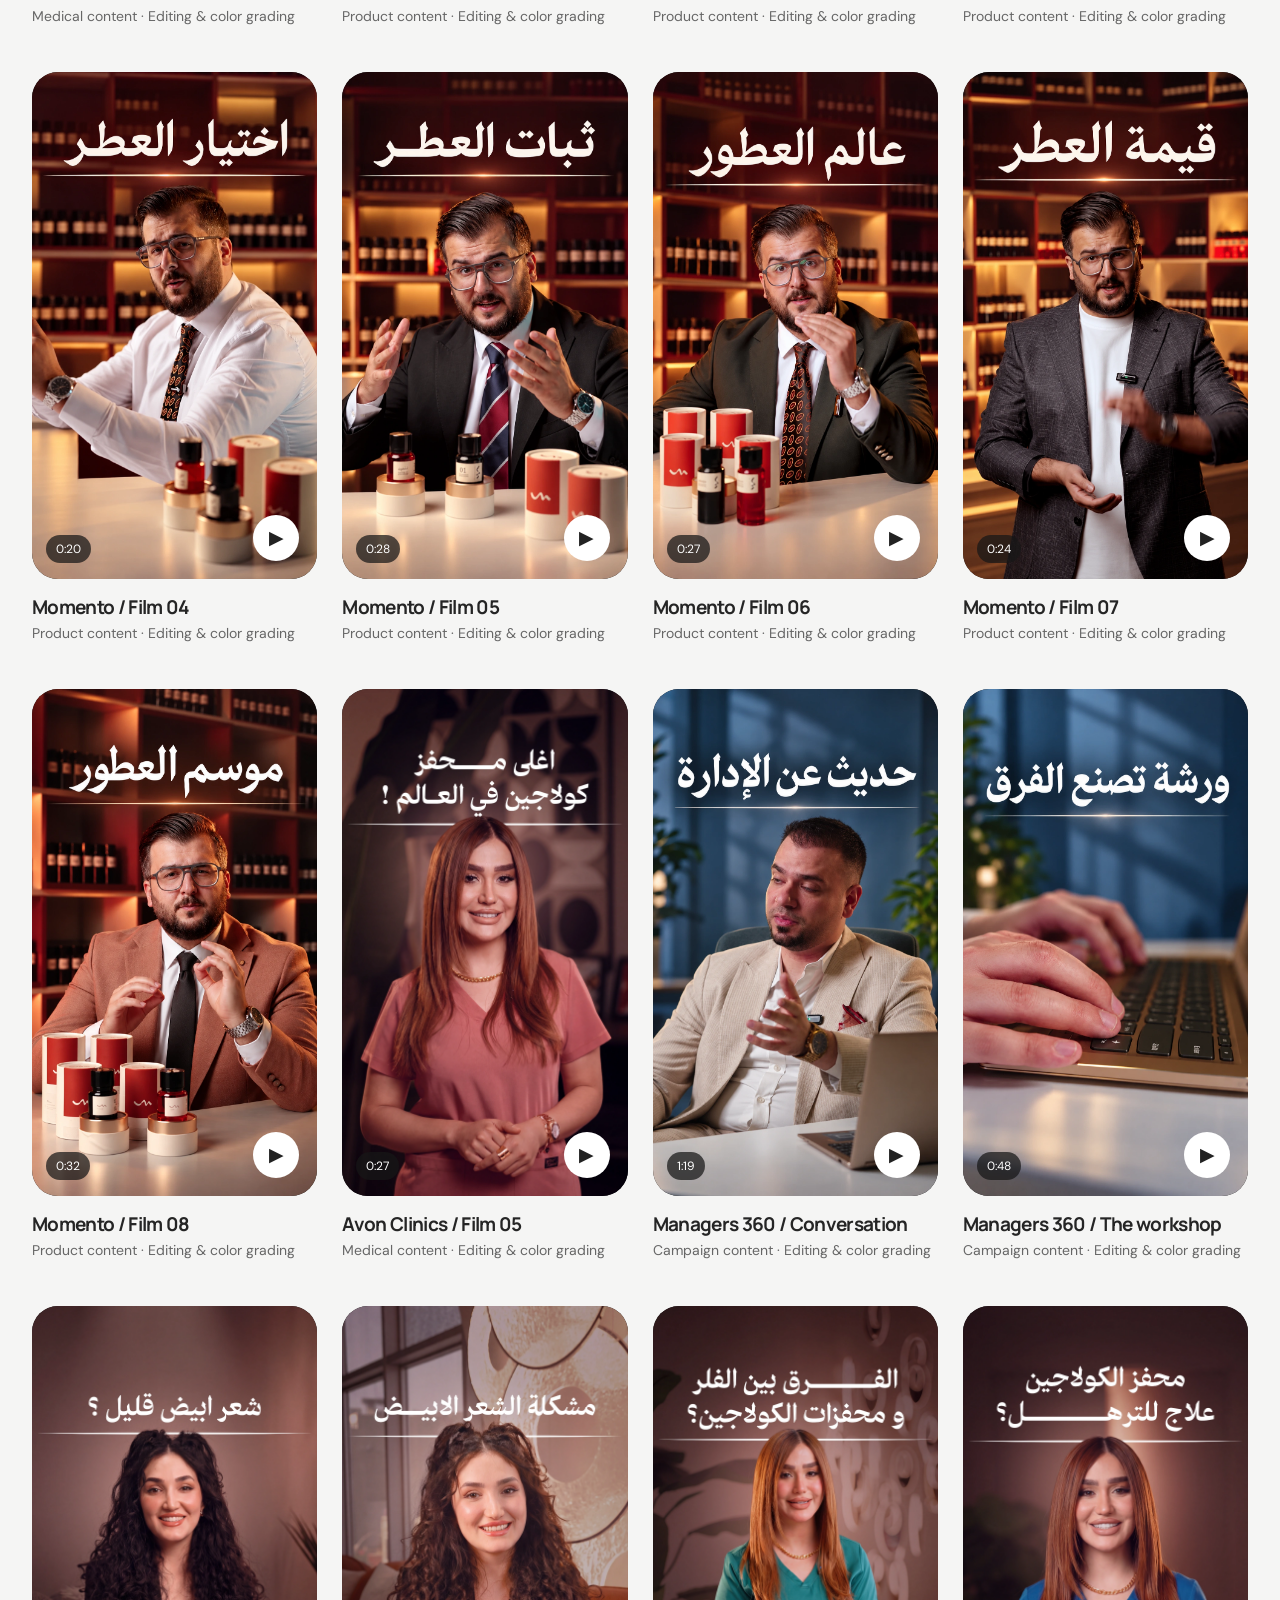
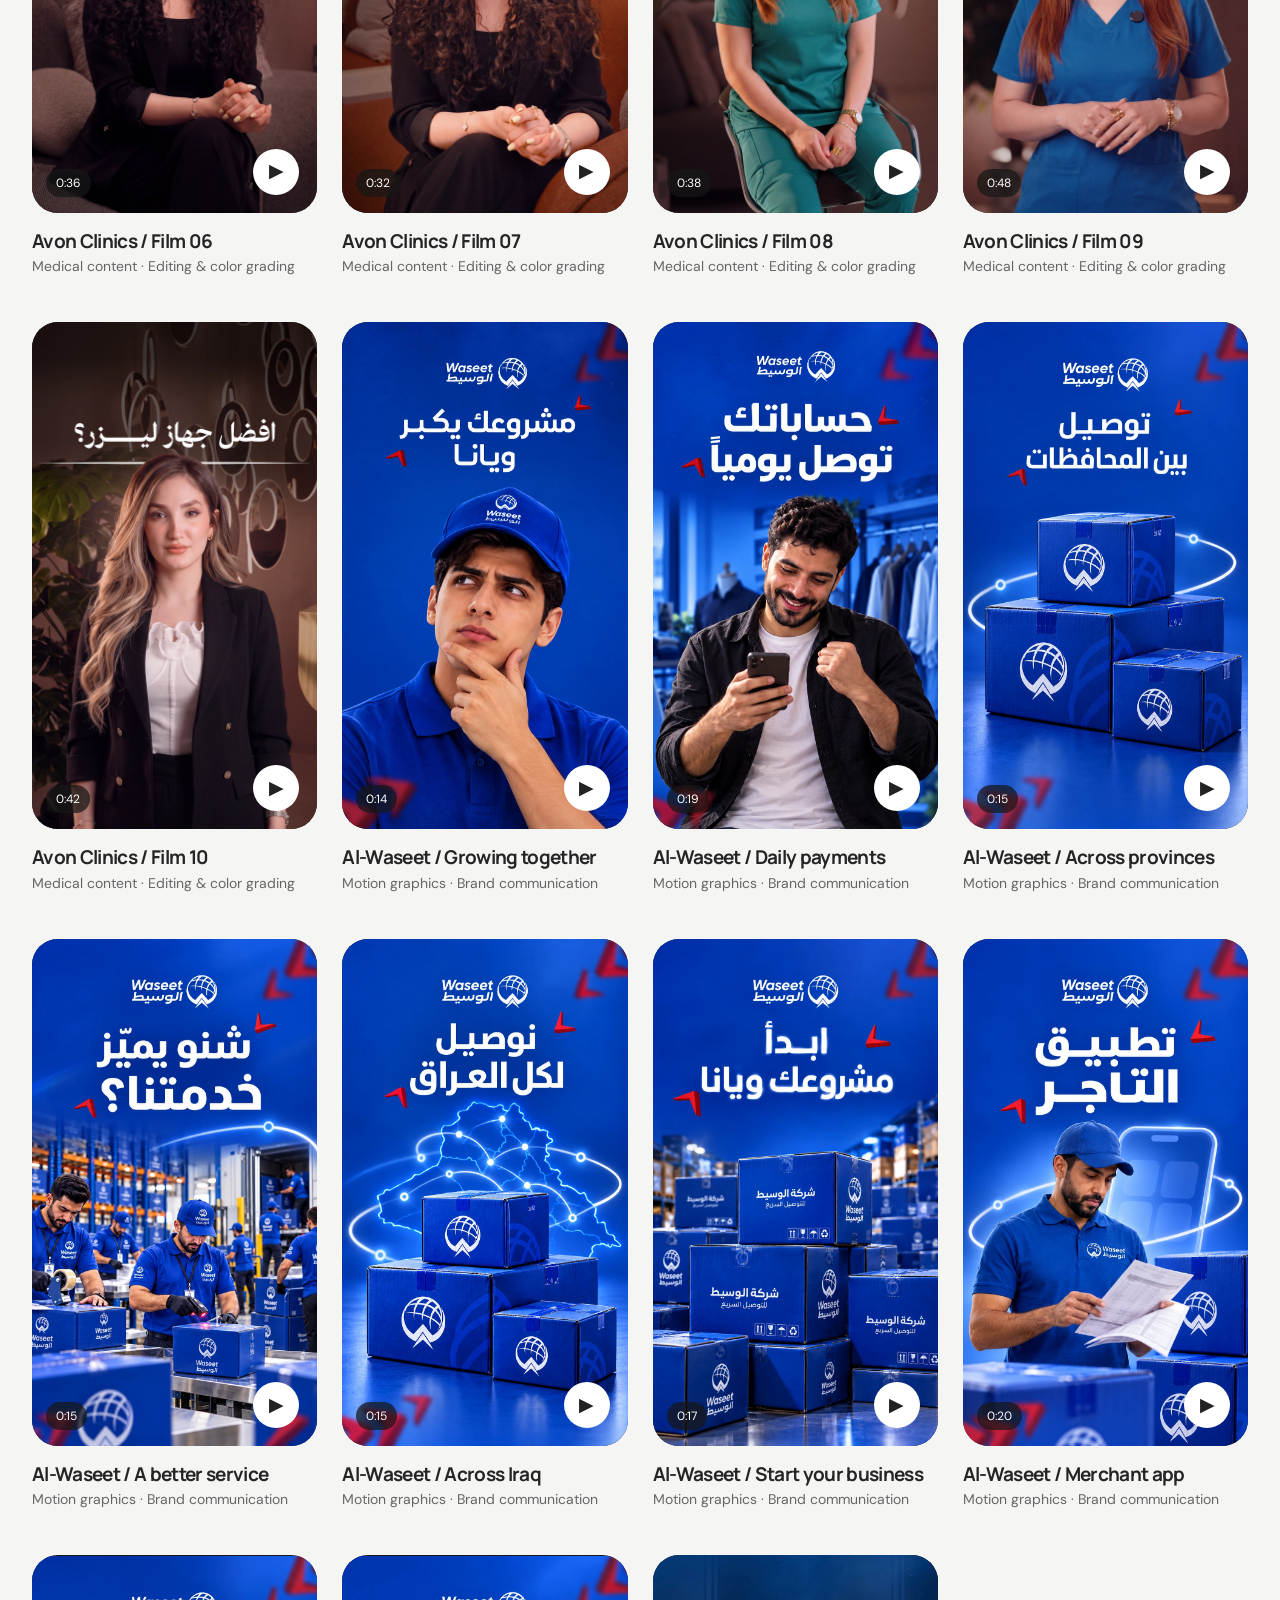
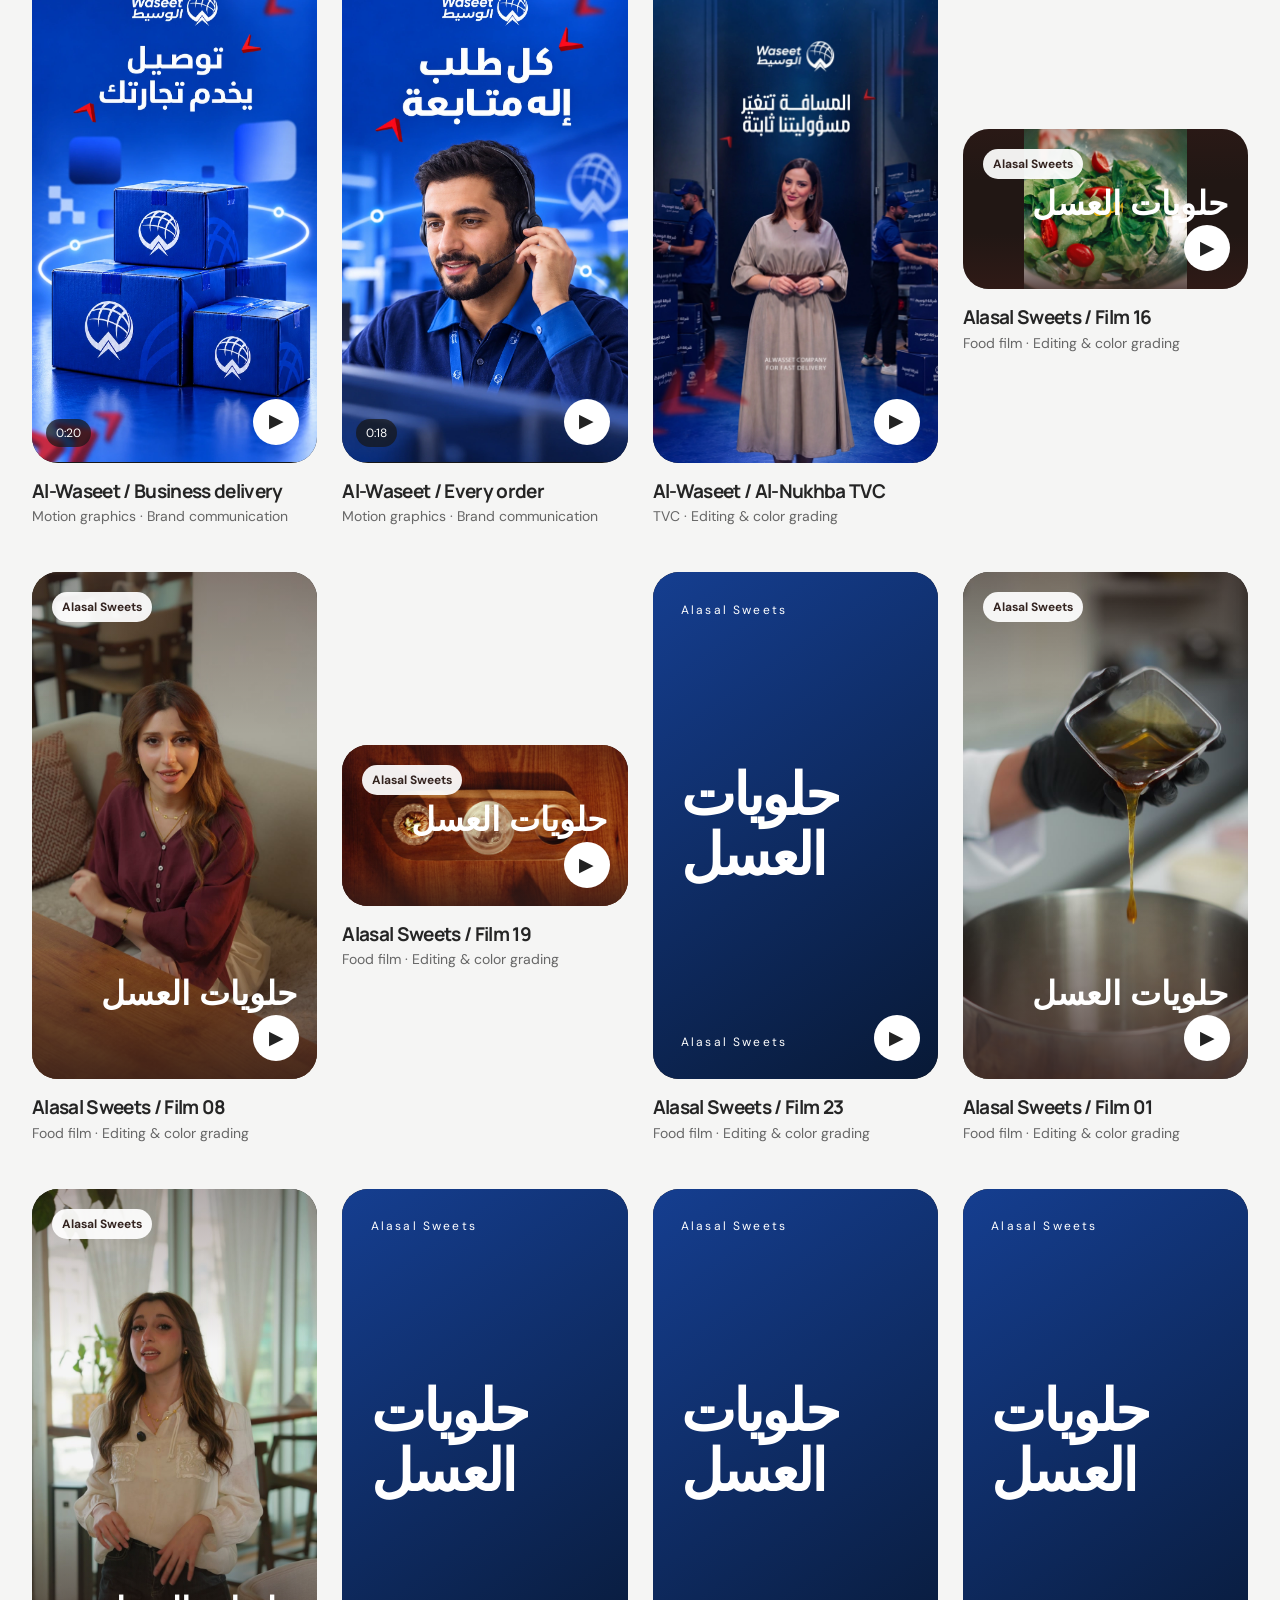
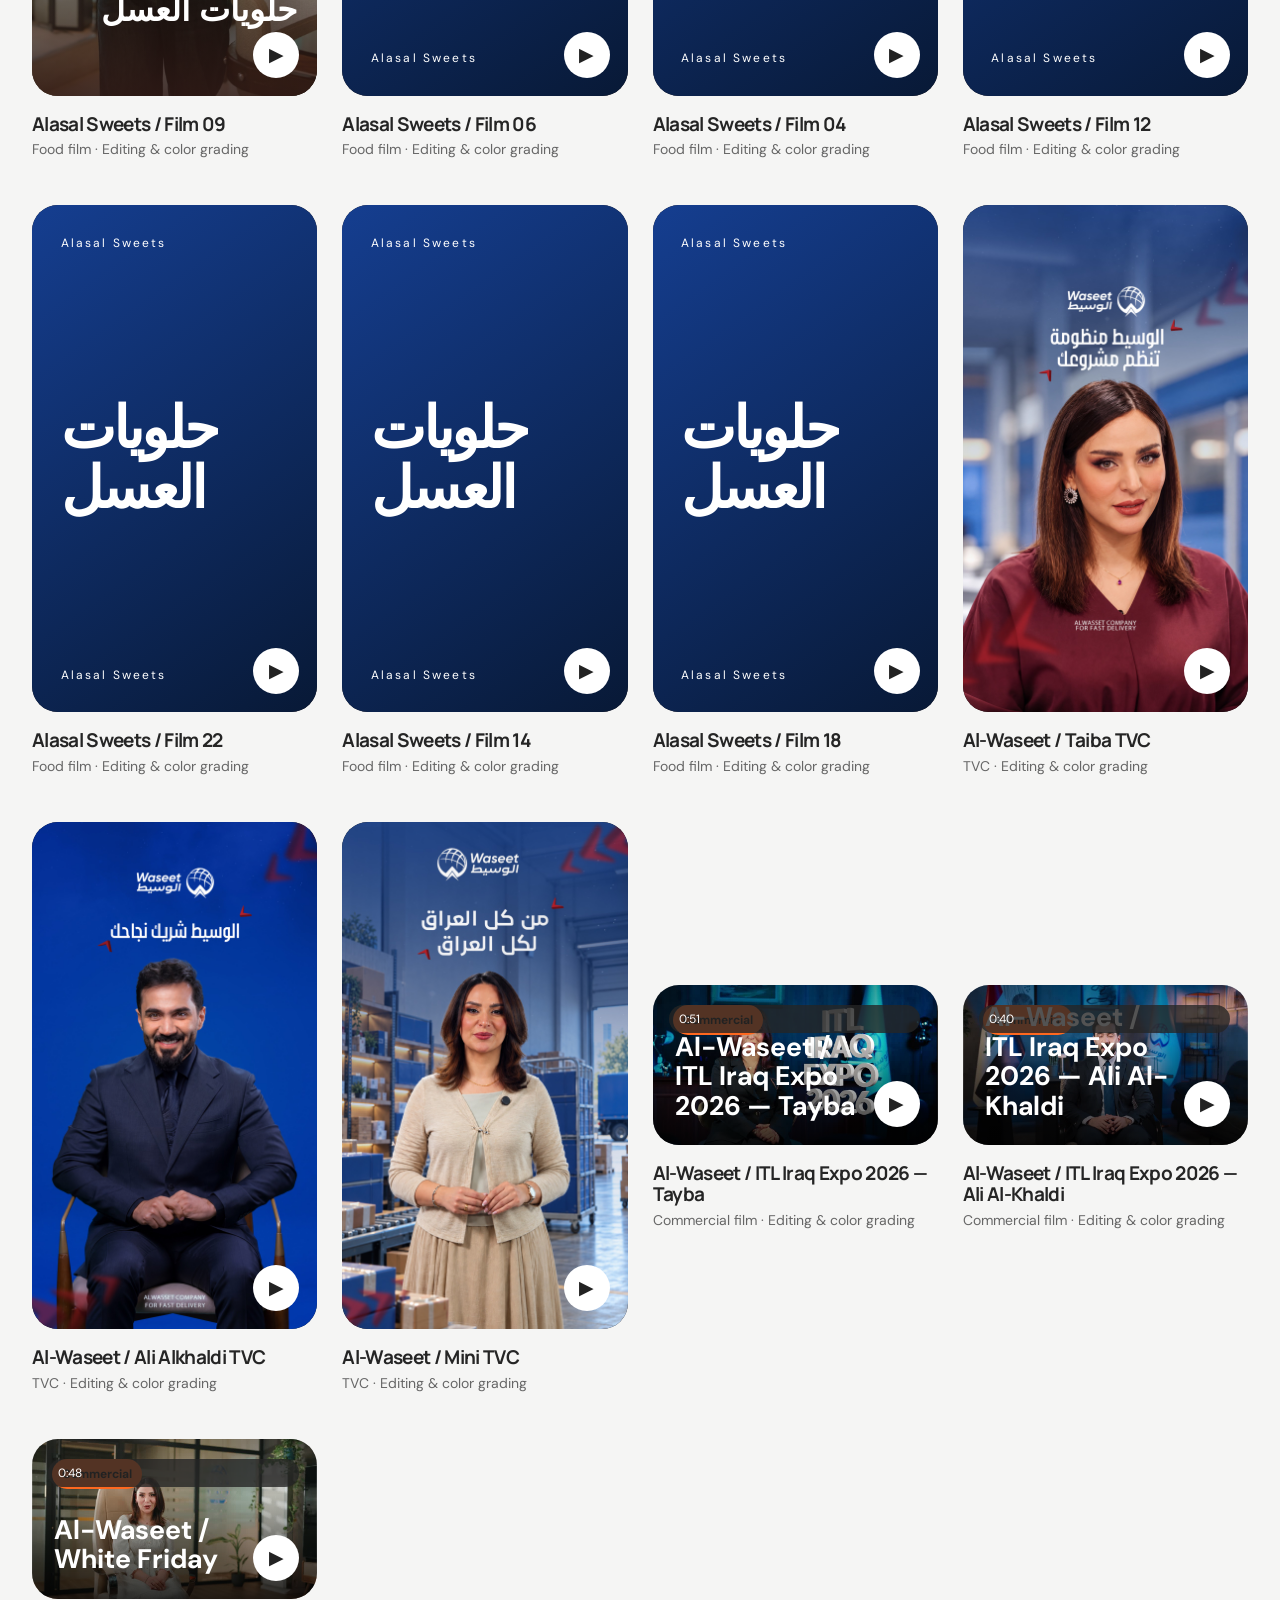
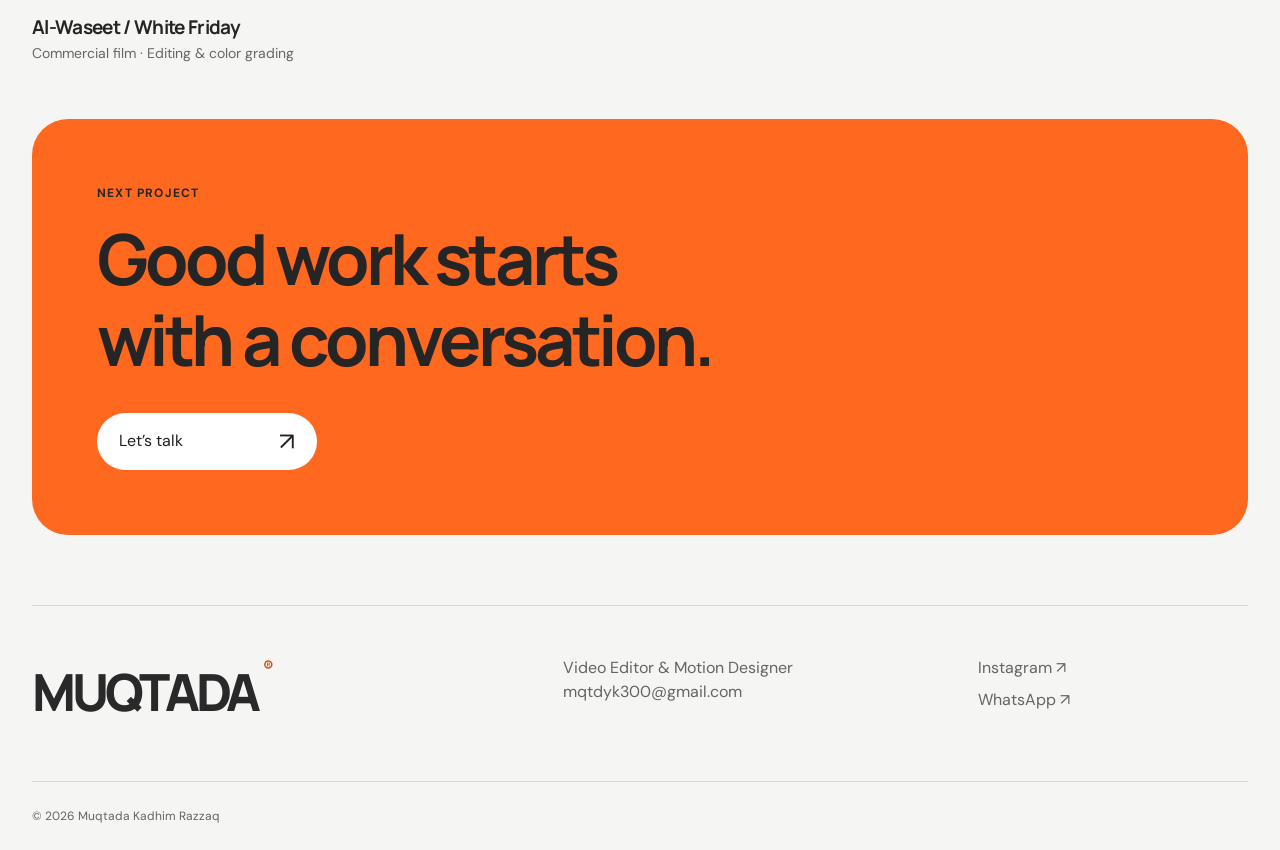
<file: projects/index.html>
<!doctype html><html lang="en" dir="ltr"><head><meta charset="utf-8"><meta name="viewport" content="width=device-width,initial-scale=1"><title>Projects — Muqtada Kadhim Razzaq</title><meta name="description" content="Video editing, color grading and motion design by Muqtada Kadhim Razzaq. Explore commercial work, Avon Clinics Baghdad and Al-Waseet campaigns."><link rel="icon" href="/favicon.svg" type="image/svg+xml"><link rel="stylesheet" href="/style.css"><script src="/projects.js?v=a13369" defer></script><script src="/reel-covers.js" defer></script><script src="/app.js?v=a13369" defer></script><link rel="stylesheet" href="/portfolio-finish.css"><script src="/portfolio-finish.js" defer></script></head><body><header class="topbar"><a class="brand" href="/" aria-label="Muqtada home">MK<span>®</span></a><nav aria-label="Main navigation"><a href="/blog/" class="nav-link" data-route="blog"><span class="roll"><span>Blog</span><span aria-hidden="true">Blog</span></span></a><a href="/about/" class="nav-link" data-route="about"><span class="roll"><span>About</span><span aria-hidden="true">About</span></span></a><a href="/projects/" class="nav-link" data-route="projects"><span class="roll"><span>Projects</span><span aria-hidden="true">Projects</span></span></a><a href="/contact/" class="nav-link" data-route="contact"><span class="roll"><span>Contact</span><span aria-hidden="true">Contact</span></span></a></nav><a href="/contact/" class="nav-cta">Let’s talk <span>↗</span></a><button class="menu-toggle" aria-label="Open navigation" aria-expanded="false">Menu +</button></header><main id="main" tabindex="-1"><section class="page-title"><div><span class="eyebrow">PROJECTS</span><h1 data-words>Work in motion.</h1></div><p data-reveal>Commercial films, Alasal Sweets, TVC campaigns, Avon Clinics and motion graphics.</p></section><div class="filters" aria-label="Filter projects"><button data-filter="All" aria-pressed="true">All</button><button data-filter="Avon Clinics" aria-pressed="false">Avon Clinics</button><button data-filter="Al-Waseet" aria-pressed="false">Al-Waseet</button><button data-filter="Motion Graphics" aria-pressed="false">Motion Graphics</button><button data-filter="Alasal Sweets" aria-pressed="false">Alasal Sweets / العسل</button><button data-filter="TVC" aria-pressed="false">TVC</button><button data-filter="Commercial" aria-pressed="false">Commercial</button></div><p id="project-count" class="project-count"></p><div id="project-grid" class="project-grid"></div><section class="contact-banner" data-reveal><p class="eyebrow">NEXT PROJECT</p><h2 data-words>Good work starts<br>with a conversation.</h2><a class="round-link" href="/contact/">Let’s talk <span>↗</span></a></section></main><footer><a class="footer-name" href="/">MUQTADA<span>®</span></a><div><p>Video Editor & Motion Designer</p><a href="mailto:mqtdyk300@gmail.com">mqtdyk300@gmail.com</a></div><div class="footer-links"><a href="https://www.instagram.com/JKQPX/" target="_blank" rel="noopener">Instagram ↗</a><a href="https://wa.me/9647735590006" target="_blank" rel="noopener">WhatsApp ↗</a></div><p class="copyright">© 2026 Muqtada Kadhim Razzaq</p></footer><dialog id="player"><div class="dialog-head"><h2 id="video-title"></h2><button id="close-player" aria-label="Close video">Close ×</button></div><video id="video" hidden></video><iframe id="drive-player" src="about:blank" title="Project film" allow="autoplay; fullscreen" allowfullscreen></iframe><p class="playback-note">Streaming from the original export. Select the highest available quality in the player settings.</p><a id="original" target="_blank" rel="noopener">Open original on Google Drive ↗</a></dialog></body></html>
</file>
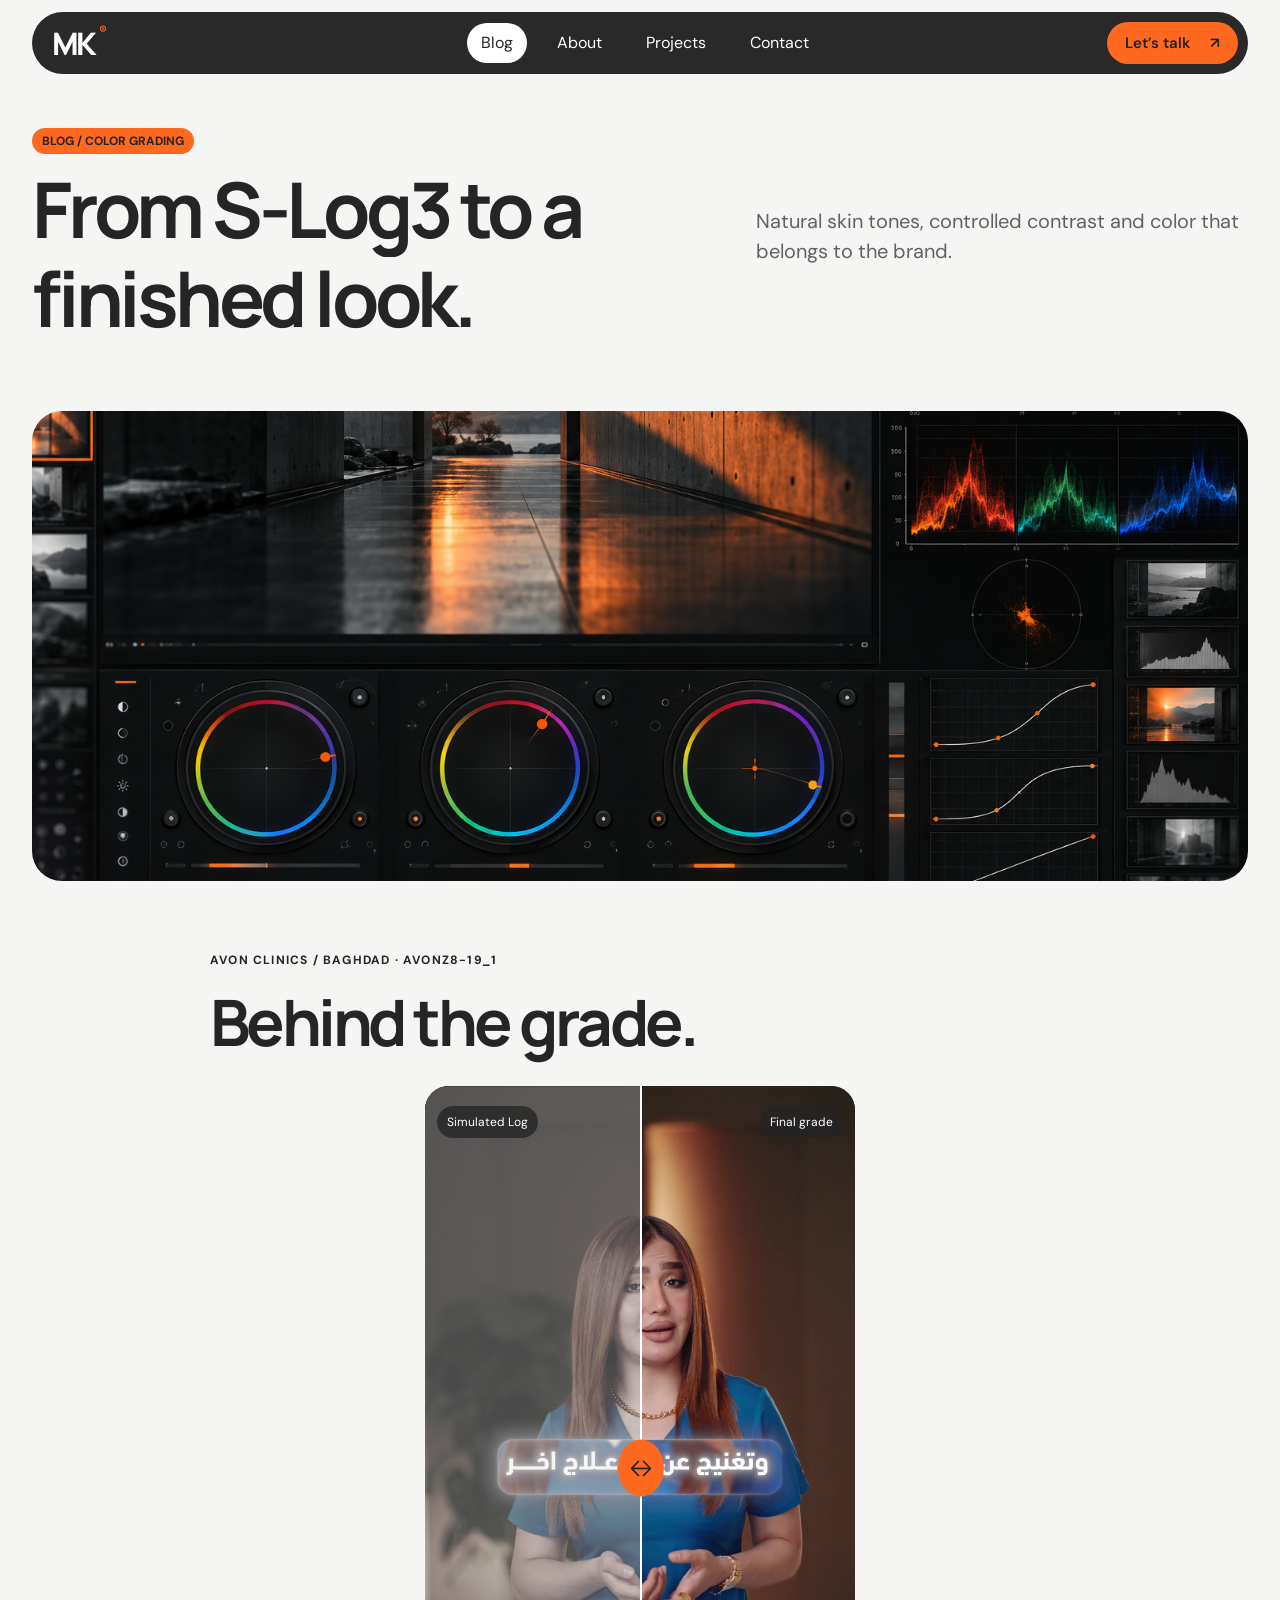
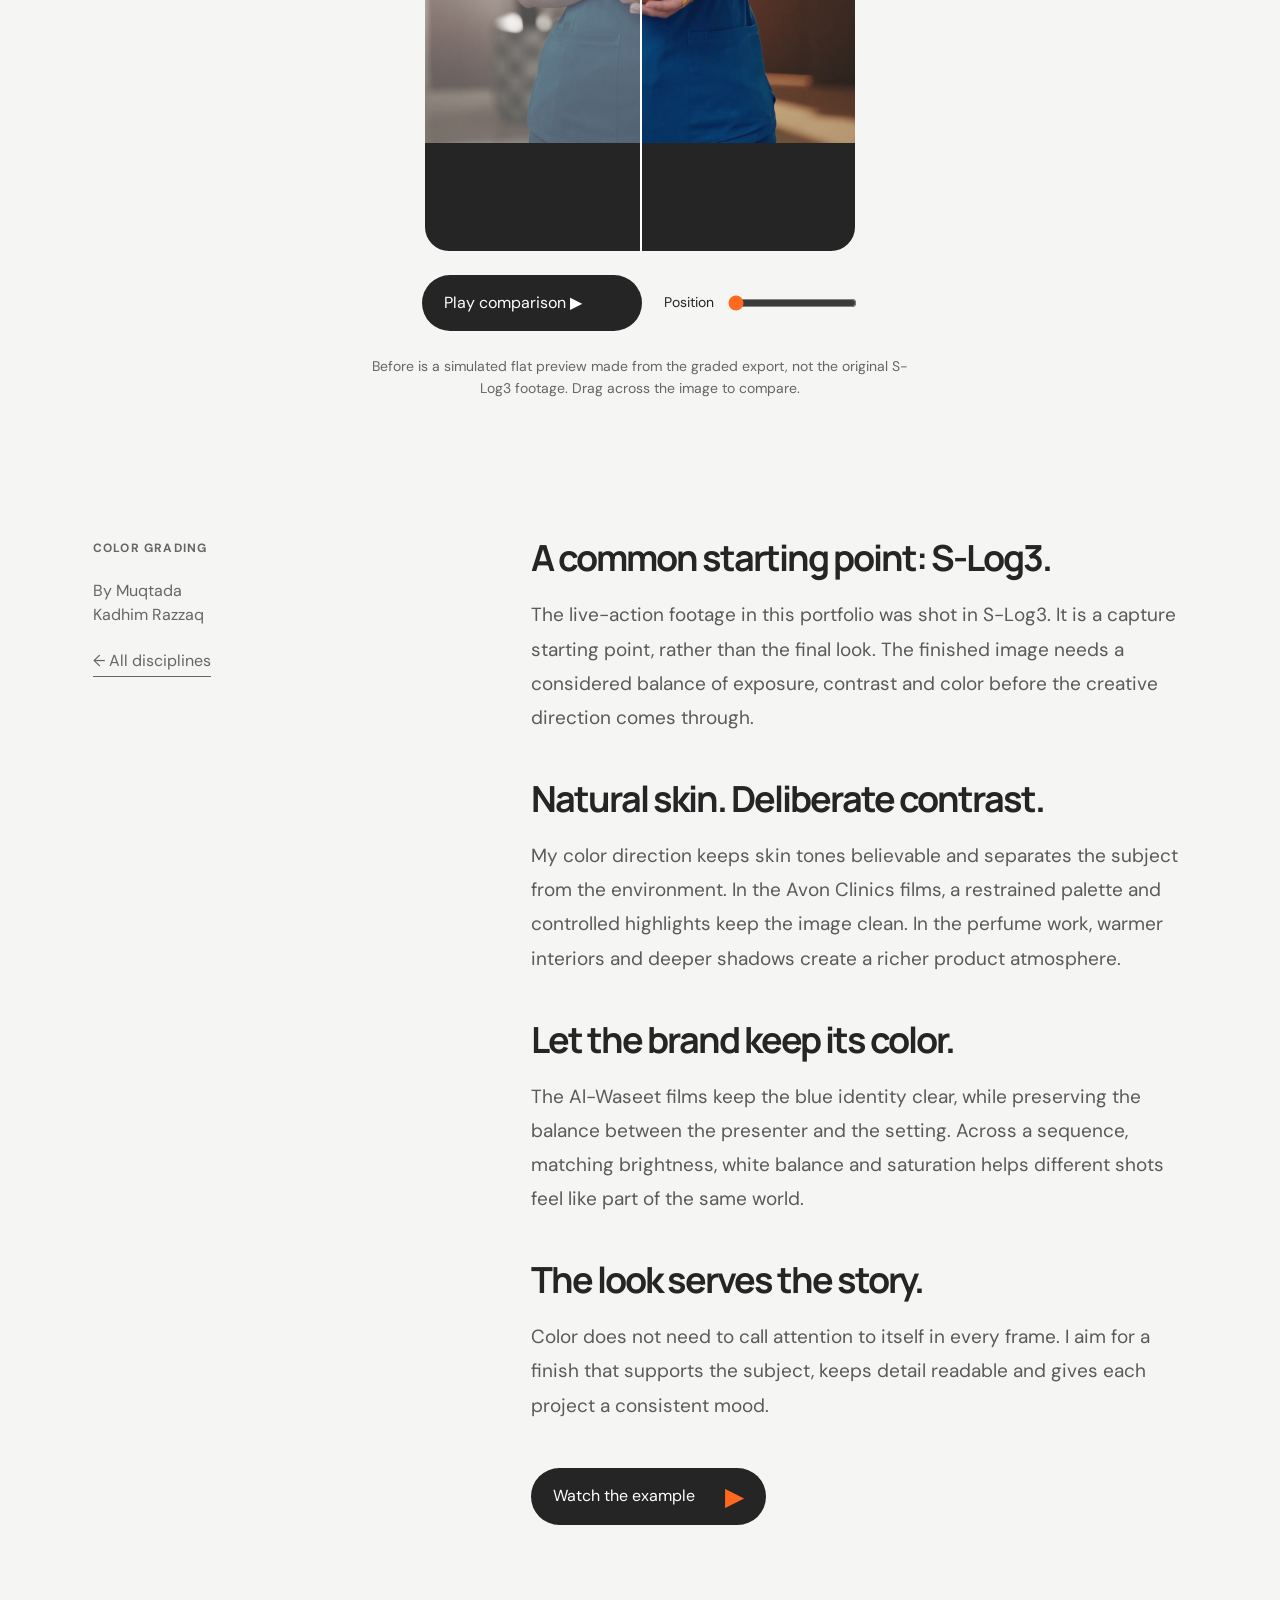
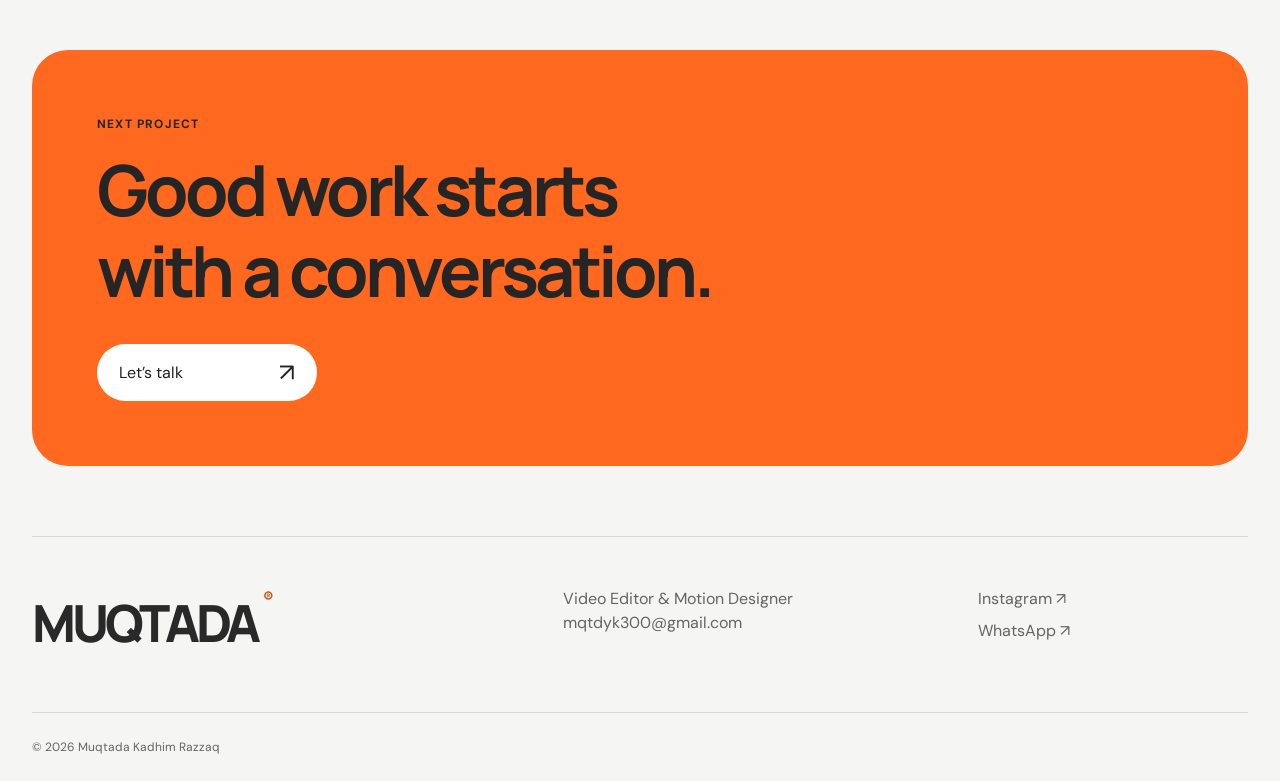
<file: blog/color-grading/index.html>
<!doctype html><html lang="en" dir="ltr"><head><meta charset="utf-8"><meta name="viewport" content="width=device-width,initial-scale=1"><title>Color Grading — Muqtada Kadhim Razzaq</title><meta name="description" content="Video editing, color grading and motion design by Muqtada Kadhim Razzaq. Explore commercial work, Avon Clinics Baghdad and Al-Waseet campaigns."><link rel="icon" href="/favicon.svg" type="image/svg+xml"><link rel="stylesheet" href="/style.css"><script src="/projects.js?v=a13369" defer></script><script src="/reel-covers.js" defer></script><script src="/app.js?v=a13369" defer></script><link rel="stylesheet" href="/portfolio-finish.css"><script src="/portfolio-finish.js" defer></script></head><body><header class="topbar"><a class="brand" href="/" aria-label="Muqtada home">MK<span>®</span></a><nav aria-label="Main navigation"><a href="/blog/" class="nav-link" data-route="blog"><span class="roll"><span>Blog</span><span aria-hidden="true">Blog</span></span></a><a href="/about/" class="nav-link" data-route="about"><span class="roll"><span>About</span><span aria-hidden="true">About</span></span></a><a href="/projects/" class="nav-link" data-route="projects"><span class="roll"><span>Projects</span><span aria-hidden="true">Projects</span></span></a><a href="/contact/" class="nav-link" data-route="contact"><span class="roll"><span>Contact</span><span aria-hidden="true">Contact</span></span></a></nav><a href="/contact/" class="nav-cta">Let’s talk <span>↗</span></a><button class="menu-toggle" aria-label="Open navigation" aria-expanded="false">Menu +</button></header><main id="main" tabindex="-1"><section class="page-title"><div><span class="eyebrow">BLOG / COLOR GRADING</span><h1 data-words>From S-Log3 to a finished look.</h1></div><p data-reveal>Natural skin tones, controlled contrast and color that belongs to the brand.</p></section><div class="article-cover"><img src="/assets/color-grading.png" alt="Color Grading workstation illustration"></div><section class="comparison-block"><p class="eyebrow">AVON CLINICS / BAGHDAD · AVONZ8-19_1</p><h2>Behind the grade.</h2><div class="comparison"><video class="grade-video" src="/assets/19.mp4" poster="/assets/19.jpg" playsinline muted preload="metadata"></video><div class="log-layer"><video class="log-video" src="/assets/19.mp4" poster="/assets/19.jpg" playsinline muted preload="metadata"></video></div><span class="compare-label before">Simulated Log</span><span class="compare-label after">Final grade</span><span class="compare-divider"></span><input class="compare-slider" type="range" min="0" max="100" value="50" aria-label="Reveal final grade"></div><div class="compare-controls"><button class="compare-play round-link">Play comparison ▶</button><label>Position <input class="compare-seek" type="range" min="0" max="100" value="0" aria-label="Video position"></label></div><p class="comparison-note">Before is a simulated flat preview made from the graded export, not the original S-Log3 footage. Drag across the image to compare.</p></section><div class="article-layout"><aside><p class="eyebrow">Color Grading</p><p>By Muqtada<br>Kadhim Razzaq</p><a class="text-link" href="/blog/">← All disciplines</a></aside><article><section data-reveal><h2>A common starting point: S-Log3.</h2><p>The live-action footage in this portfolio was shot in S-Log3. It is a capture starting point, rather than the final look. The finished image needs a considered balance of exposure, contrast and color before the creative direction comes through.</p></section><section data-reveal><h2>Natural skin. Deliberate contrast.</h2><p>My color direction keeps skin tones believable and separates the subject from the environment. In the Avon Clinics films, a restrained palette and controlled highlights keep the image clean. In the perfume work, warmer interiors and deeper shadows create a richer product atmosphere.</p></section><section data-reveal><h2>Let the brand keep its color.</h2><p>The Al-Waseet films keep the blue identity clear, while preserving the balance between the presenter and the setting. Across a sequence, matching brightness, white balance and saturation helps different shots feel like part of the same world.</p></section><section data-reveal><h2>The look serves the story.</h2><p>Color does not need to call attention to itself in every frame. I aim for a finish that supports the subject, keeps detail readable and gives each project a consistent mood.</p></section><button class="round-link dark" data-play="19">Watch the example <span>▶</span></button></article></div><section class="contact-banner" data-reveal><p class="eyebrow">NEXT PROJECT</p><h2 data-words>Good work starts<br>with a conversation.</h2><a class="round-link" href="/contact/">Let’s talk <span>↗</span></a></section></main><footer><a class="footer-name" href="/">MUQTADA<span>®</span></a><div><p>Video Editor & Motion Designer</p><a href="mailto:mqtdyk300@gmail.com">mqtdyk300@gmail.com</a></div><div class="footer-links"><a href="https://www.instagram.com/JKQPX/" target="_blank" rel="noopener">Instagram ↗</a><a href="https://wa.me/9647735590006" target="_blank" rel="noopener">WhatsApp ↗</a></div><p class="copyright">© 2026 Muqtada Kadhim Razzaq</p></footer><dialog id="player"><div class="dialog-head"><h2 id="video-title"></h2><button id="close-player" aria-label="Close video">Close ×</button></div><video id="video" hidden></video><iframe id="drive-player" src="about:blank" title="Project film" allow="autoplay; fullscreen" allowfullscreen></iframe><p class="playback-note">Streaming from the original export. Select the highest available quality in the player settings.</p><a id="original" target="_blank" rel="noopener">Open original on Google Drive ↗</a></dialog></body></html>
</file>
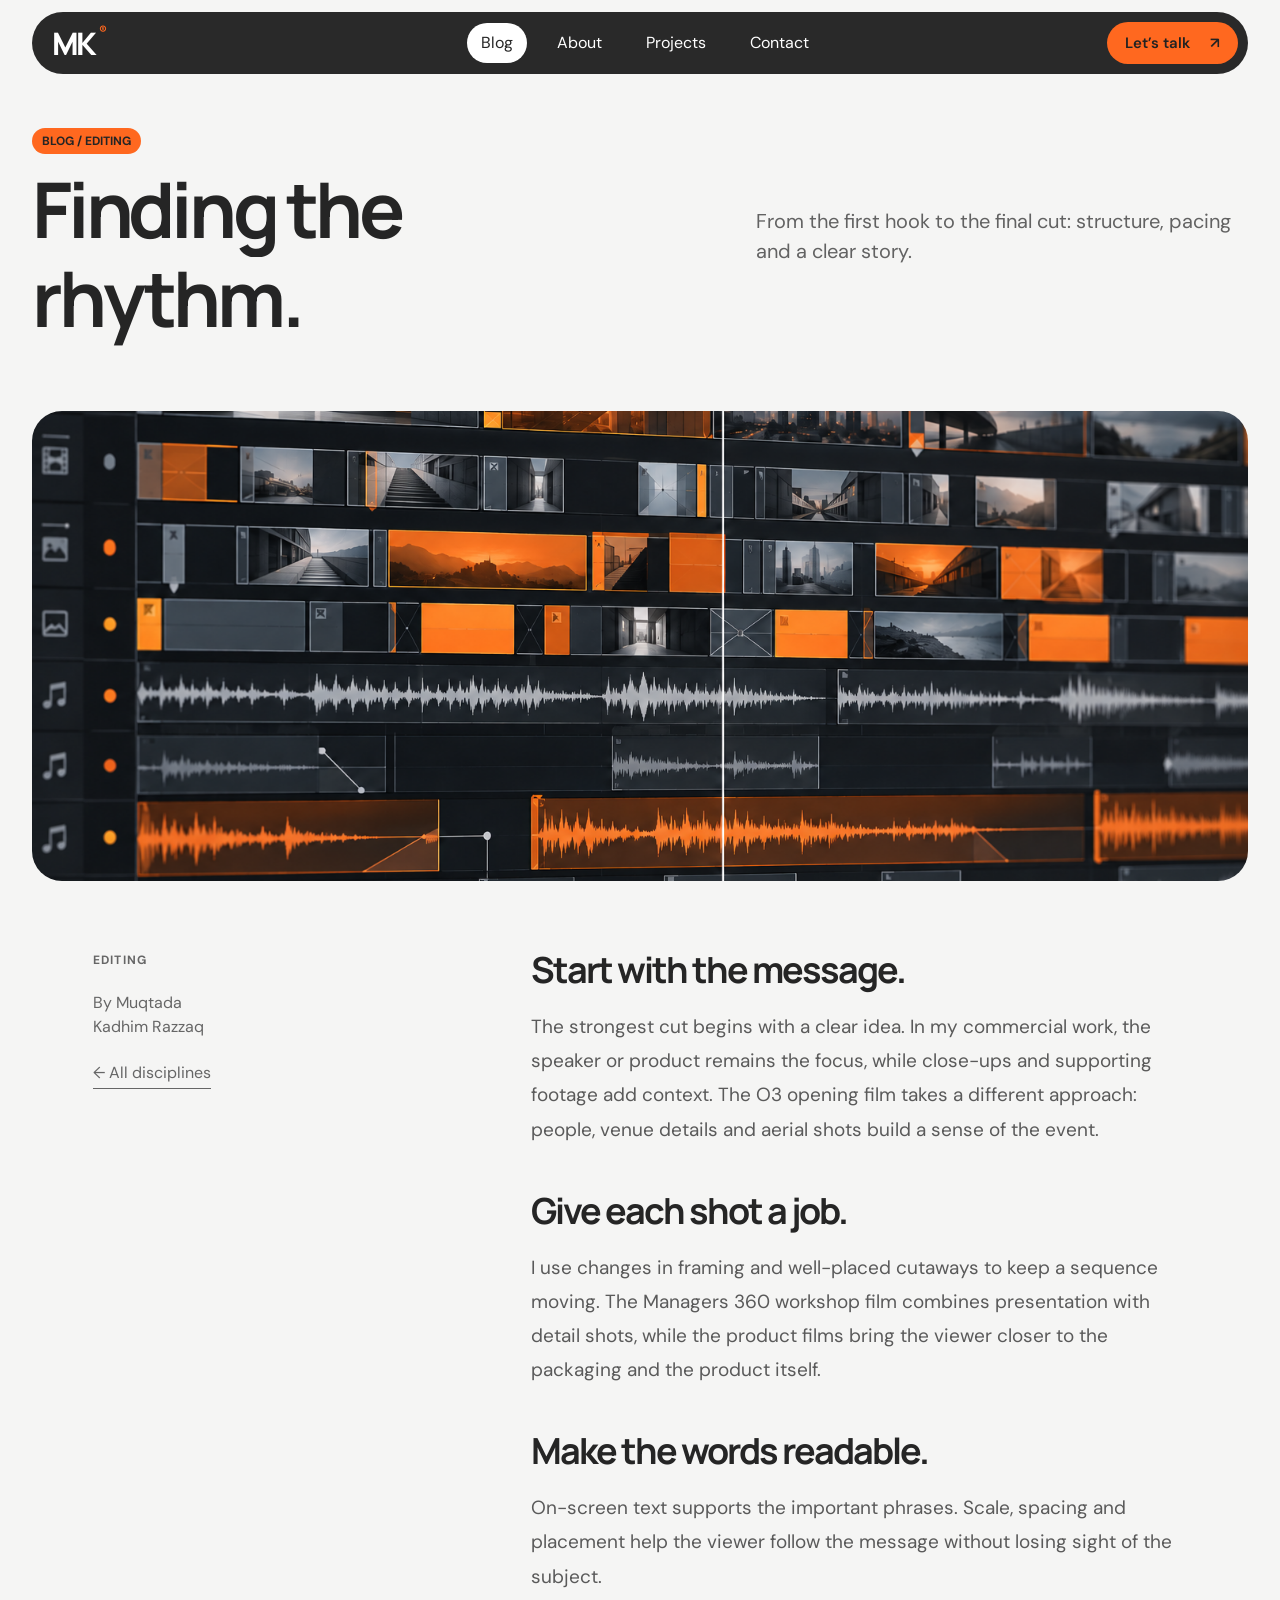
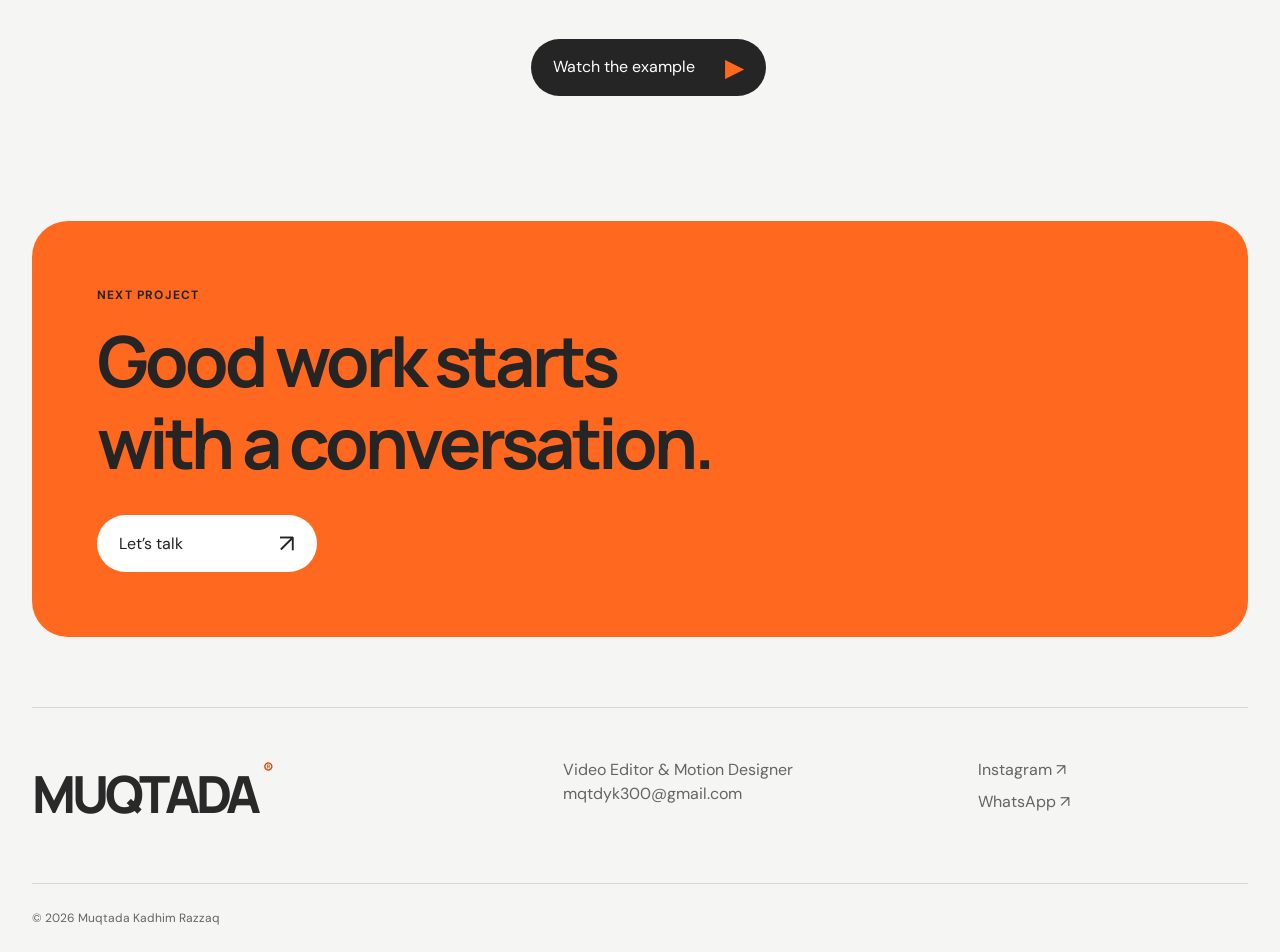
<file: blog/editing/index.html>
<!doctype html><html lang="en" dir="ltr"><head><meta charset="utf-8"><meta name="viewport" content="width=device-width,initial-scale=1"><title>Editing — Muqtada Kadhim Razzaq</title><meta name="description" content="Video editing, color grading and motion design by Muqtada Kadhim Razzaq. Explore commercial work, Avon Clinics Baghdad and Al-Waseet campaigns."><link rel="icon" href="/favicon.svg" type="image/svg+xml"><link rel="stylesheet" href="/style.css"><script src="/projects.js?v=a13369" defer></script><script src="/reel-covers.js" defer></script><script src="/app.js?v=a13369" defer></script><link rel="stylesheet" href="/portfolio-finish.css"><script src="/portfolio-finish.js" defer></script></head><body><header class="topbar"><a class="brand" href="/" aria-label="Muqtada home">MK<span>®</span></a><nav aria-label="Main navigation"><a href="/blog/" class="nav-link" data-route="blog"><span class="roll"><span>Blog</span><span aria-hidden="true">Blog</span></span></a><a href="/about/" class="nav-link" data-route="about"><span class="roll"><span>About</span><span aria-hidden="true">About</span></span></a><a href="/projects/" class="nav-link" data-route="projects"><span class="roll"><span>Projects</span><span aria-hidden="true">Projects</span></span></a><a href="/contact/" class="nav-link" data-route="contact"><span class="roll"><span>Contact</span><span aria-hidden="true">Contact</span></span></a></nav><a href="/contact/" class="nav-cta">Let’s talk <span>↗</span></a><button class="menu-toggle" aria-label="Open navigation" aria-expanded="false">Menu +</button></header><main id="main" tabindex="-1"><section class="page-title"><div><span class="eyebrow">BLOG / EDITING</span><h1 data-words>Finding the rhythm.</h1></div><p data-reveal>From the first hook to the final cut: structure, pacing and a clear story.</p></section><div class="article-cover"><img src="/assets/editing.png" alt="Editing workstation illustration"></div><div class="article-layout"><aside><p class="eyebrow">Editing</p><p>By Muqtada<br>Kadhim Razzaq</p><a class="text-link" href="/blog/">← All disciplines</a></aside><article><section data-reveal><h2>Start with the message.</h2><p>The strongest cut begins with a clear idea. In my commercial work, the speaker or product remains the focus, while close-ups and supporting footage add context. The O3 opening film takes a different approach: people, venue details and aerial shots build a sense of the event.</p></section><section data-reveal><h2>Give each shot a job.</h2><p>I use changes in framing and well-placed cutaways to keep a sequence moving. The Managers 360 workshop film combines presentation with detail shots, while the product films bring the viewer closer to the packaging and the product itself.</p></section><section data-reveal><h2>Make the words readable.</h2><p>On-screen text supports the important phrases. Scale, spacing and placement help the viewer follow the message without losing sight of the subject.</p></section><button class="round-link dark" data-play="3">Watch the example <span>▶</span></button></article></div><section class="contact-banner" data-reveal><p class="eyebrow">NEXT PROJECT</p><h2 data-words>Good work starts<br>with a conversation.</h2><a class="round-link" href="/contact/">Let’s talk <span>↗</span></a></section></main><footer><a class="footer-name" href="/">MUQTADA<span>®</span></a><div><p>Video Editor & Motion Designer</p><a href="mailto:mqtdyk300@gmail.com">mqtdyk300@gmail.com</a></div><div class="footer-links"><a href="https://www.instagram.com/JKQPX/" target="_blank" rel="noopener">Instagram ↗</a><a href="https://wa.me/9647735590006" target="_blank" rel="noopener">WhatsApp ↗</a></div><p class="copyright">© 2026 Muqtada Kadhim Razzaq</p></footer><dialog id="player"><div class="dialog-head"><h2 id="video-title"></h2><button id="close-player" aria-label="Close video">Close ×</button></div><video id="video" hidden></video><iframe id="drive-player" src="about:blank" title="Project film" allow="autoplay; fullscreen" allowfullscreen></iframe><p class="playback-note">Streaming from the original export. Select the highest available quality in the player settings.</p><a id="original" target="_blank" rel="noopener">Open original on Google Drive ↗</a></dialog></body></html>
</file>
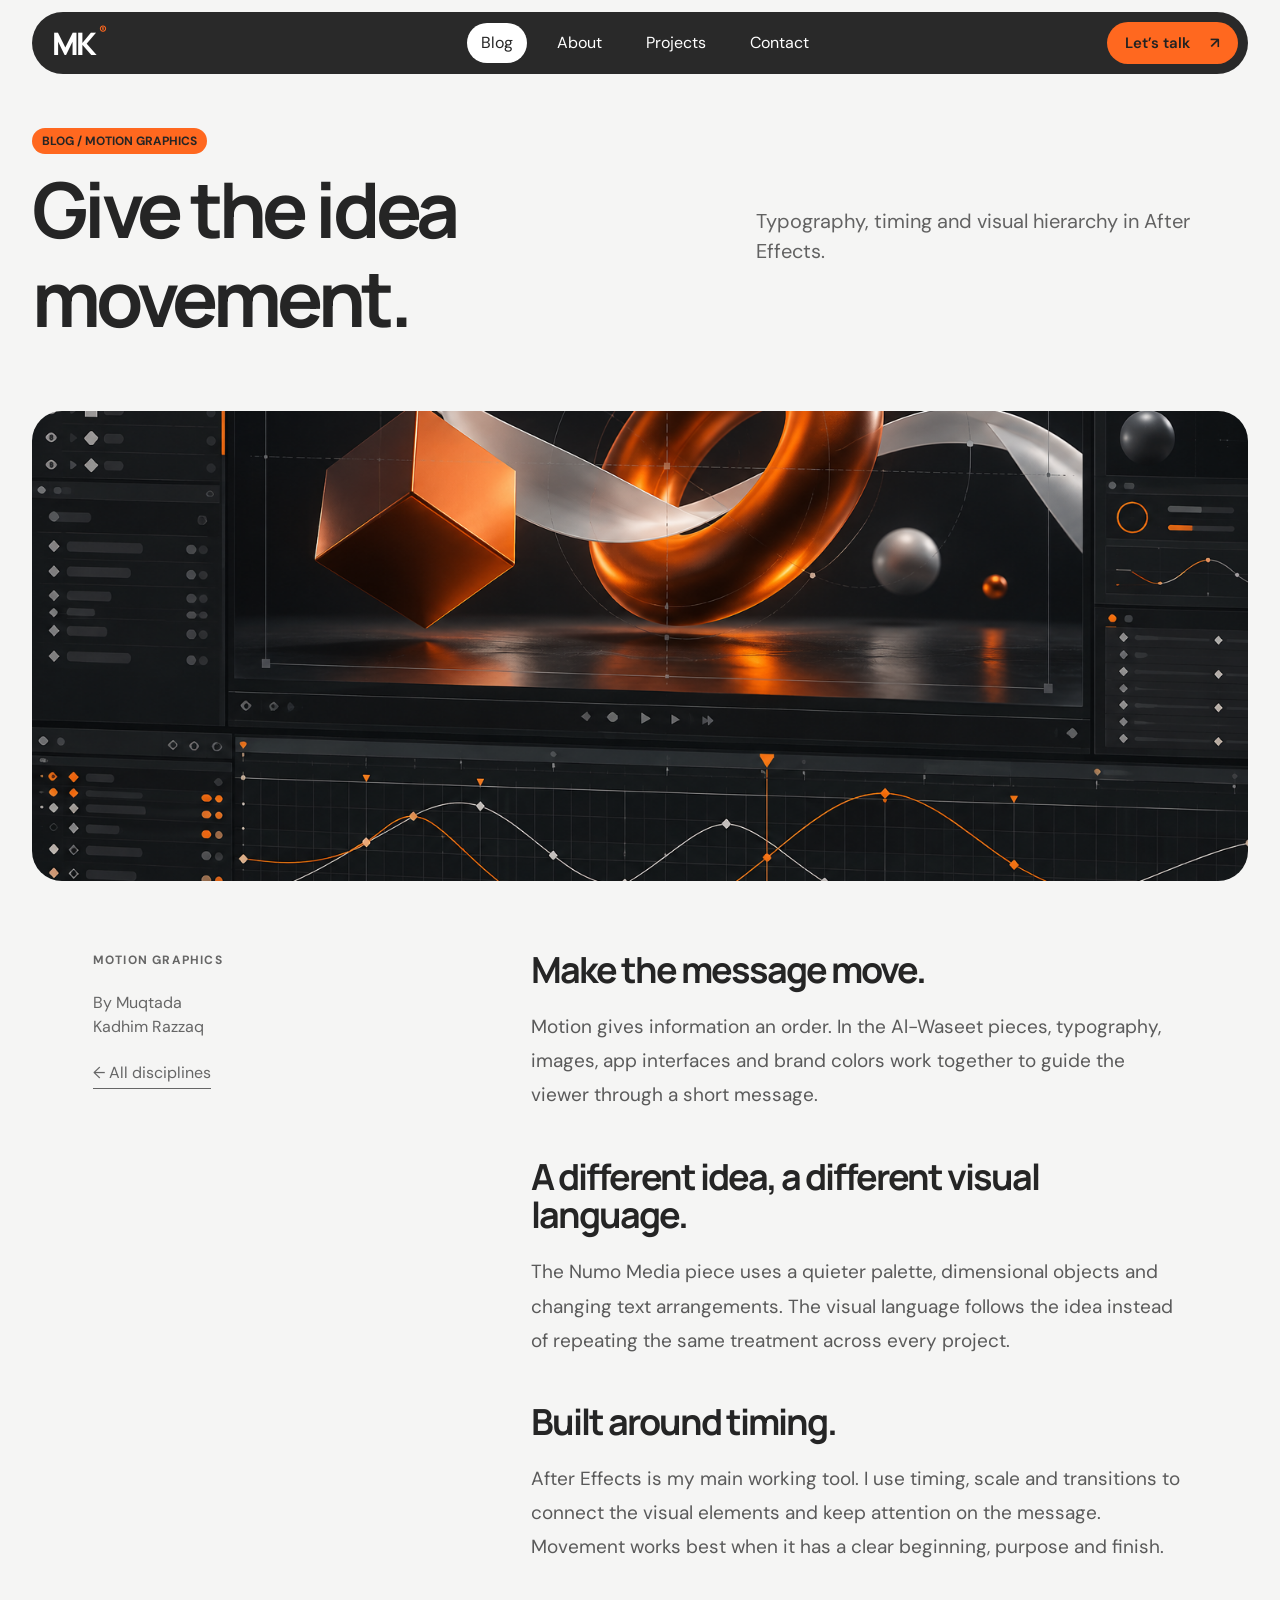
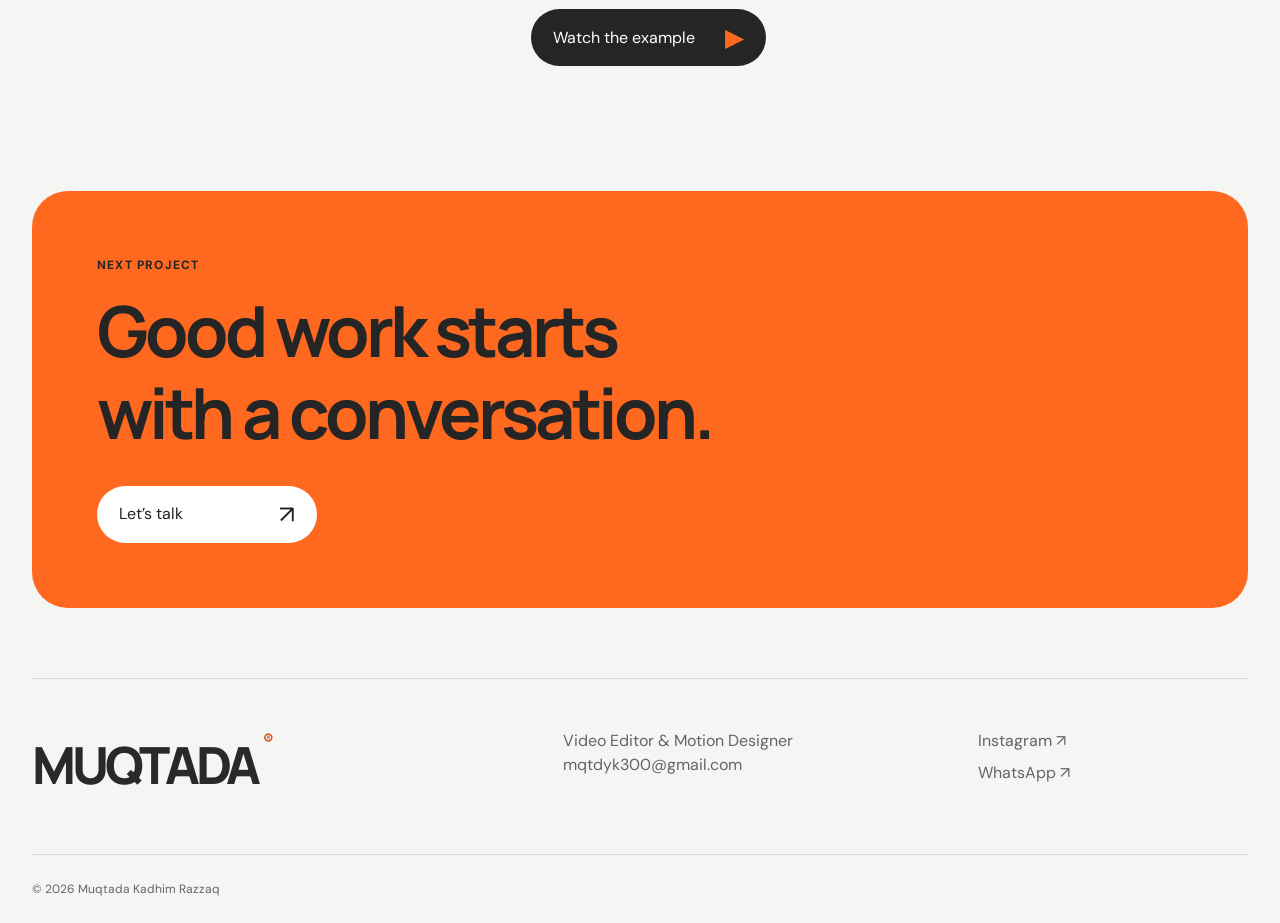
<file: blog/motion-graphics/index.html>
<!doctype html><html lang="en" dir="ltr"><head><meta charset="utf-8"><meta name="viewport" content="width=device-width,initial-scale=1"><title>Motion Graphics — Muqtada Kadhim Razzaq</title><meta name="description" content="Video editing, color grading and motion design by Muqtada Kadhim Razzaq. Explore commercial work, Avon Clinics Baghdad and Al-Waseet campaigns."><link rel="icon" href="/favicon.svg" type="image/svg+xml"><link rel="stylesheet" href="/style.css"><script src="/projects.js?v=a13369" defer></script><script src="/reel-covers.js" defer></script><script src="/app.js?v=a13369" defer></script><link rel="stylesheet" href="/portfolio-finish.css"><script src="/portfolio-finish.js" defer></script></head><body><header class="topbar"><a class="brand" href="/" aria-label="Muqtada home">MK<span>®</span></a><nav aria-label="Main navigation"><a href="/blog/" class="nav-link" data-route="blog"><span class="roll"><span>Blog</span><span aria-hidden="true">Blog</span></span></a><a href="/about/" class="nav-link" data-route="about"><span class="roll"><span>About</span><span aria-hidden="true">About</span></span></a><a href="/projects/" class="nav-link" data-route="projects"><span class="roll"><span>Projects</span><span aria-hidden="true">Projects</span></span></a><a href="/contact/" class="nav-link" data-route="contact"><span class="roll"><span>Contact</span><span aria-hidden="true">Contact</span></span></a></nav><a href="/contact/" class="nav-cta">Let’s talk <span>↗</span></a><button class="menu-toggle" aria-label="Open navigation" aria-expanded="false">Menu +</button></header><main id="main" tabindex="-1"><section class="page-title"><div><span class="eyebrow">BLOG / MOTION GRAPHICS</span><h1 data-words>Give the idea movement.</h1></div><p data-reveal>Typography, timing and visual hierarchy in After Effects.</p></section><div class="article-cover"><img src="/assets/motion-graphics.png" alt="Motion Graphics workstation illustration"></div><div class="article-layout"><aside><p class="eyebrow">Motion Graphics</p><p>By Muqtada<br>Kadhim Razzaq</p><a class="text-link" href="/blog/">← All disciplines</a></aside><article><section data-reveal><h2>Make the message move.</h2><p>Motion gives information an order. In the Al-Waseet pieces, typography, images, app interfaces and brand colors work together to guide the viewer through a short message.</p></section><section data-reveal><h2>A different idea, a different visual language.</h2><p>The Numo Media piece uses a quieter palette, dimensional objects and changing text arrangements. The visual language follows the idea instead of repeating the same treatment across every project.</p></section><section data-reveal><h2>Built around timing.</h2><p>After Effects is my main working tool. I use timing, scale and transitions to connect the visual elements and keep attention on the message. Movement works best when it has a clear beginning, purpose and finish.</p></section><button class="round-link dark" data-play="31">Watch the example <span>▶</span></button></article></div><section class="contact-banner" data-reveal><p class="eyebrow">NEXT PROJECT</p><h2 data-words>Good work starts<br>with a conversation.</h2><a class="round-link" href="/contact/">Let’s talk <span>↗</span></a></section></main><footer><a class="footer-name" href="/">MUQTADA<span>®</span></a><div><p>Video Editor & Motion Designer</p><a href="mailto:mqtdyk300@gmail.com">mqtdyk300@gmail.com</a></div><div class="footer-links"><a href="https://www.instagram.com/JKQPX/" target="_blank" rel="noopener">Instagram ↗</a><a href="https://wa.me/9647735590006" target="_blank" rel="noopener">WhatsApp ↗</a></div><p class="copyright">© 2026 Muqtada Kadhim Razzaq</p></footer><dialog id="player"><div class="dialog-head"><h2 id="video-title"></h2><button id="close-player" aria-label="Close video">Close ×</button></div><video id="video" hidden></video><iframe id="drive-player" src="about:blank" title="Project film" allow="autoplay; fullscreen" allowfullscreen></iframe><p class="playback-note">Streaming from the original export. Select the highest available quality in the player settings.</p><a id="original" target="_blank" rel="noopener">Open original on Google Drive ↗</a></dialog></body></html>
</file>
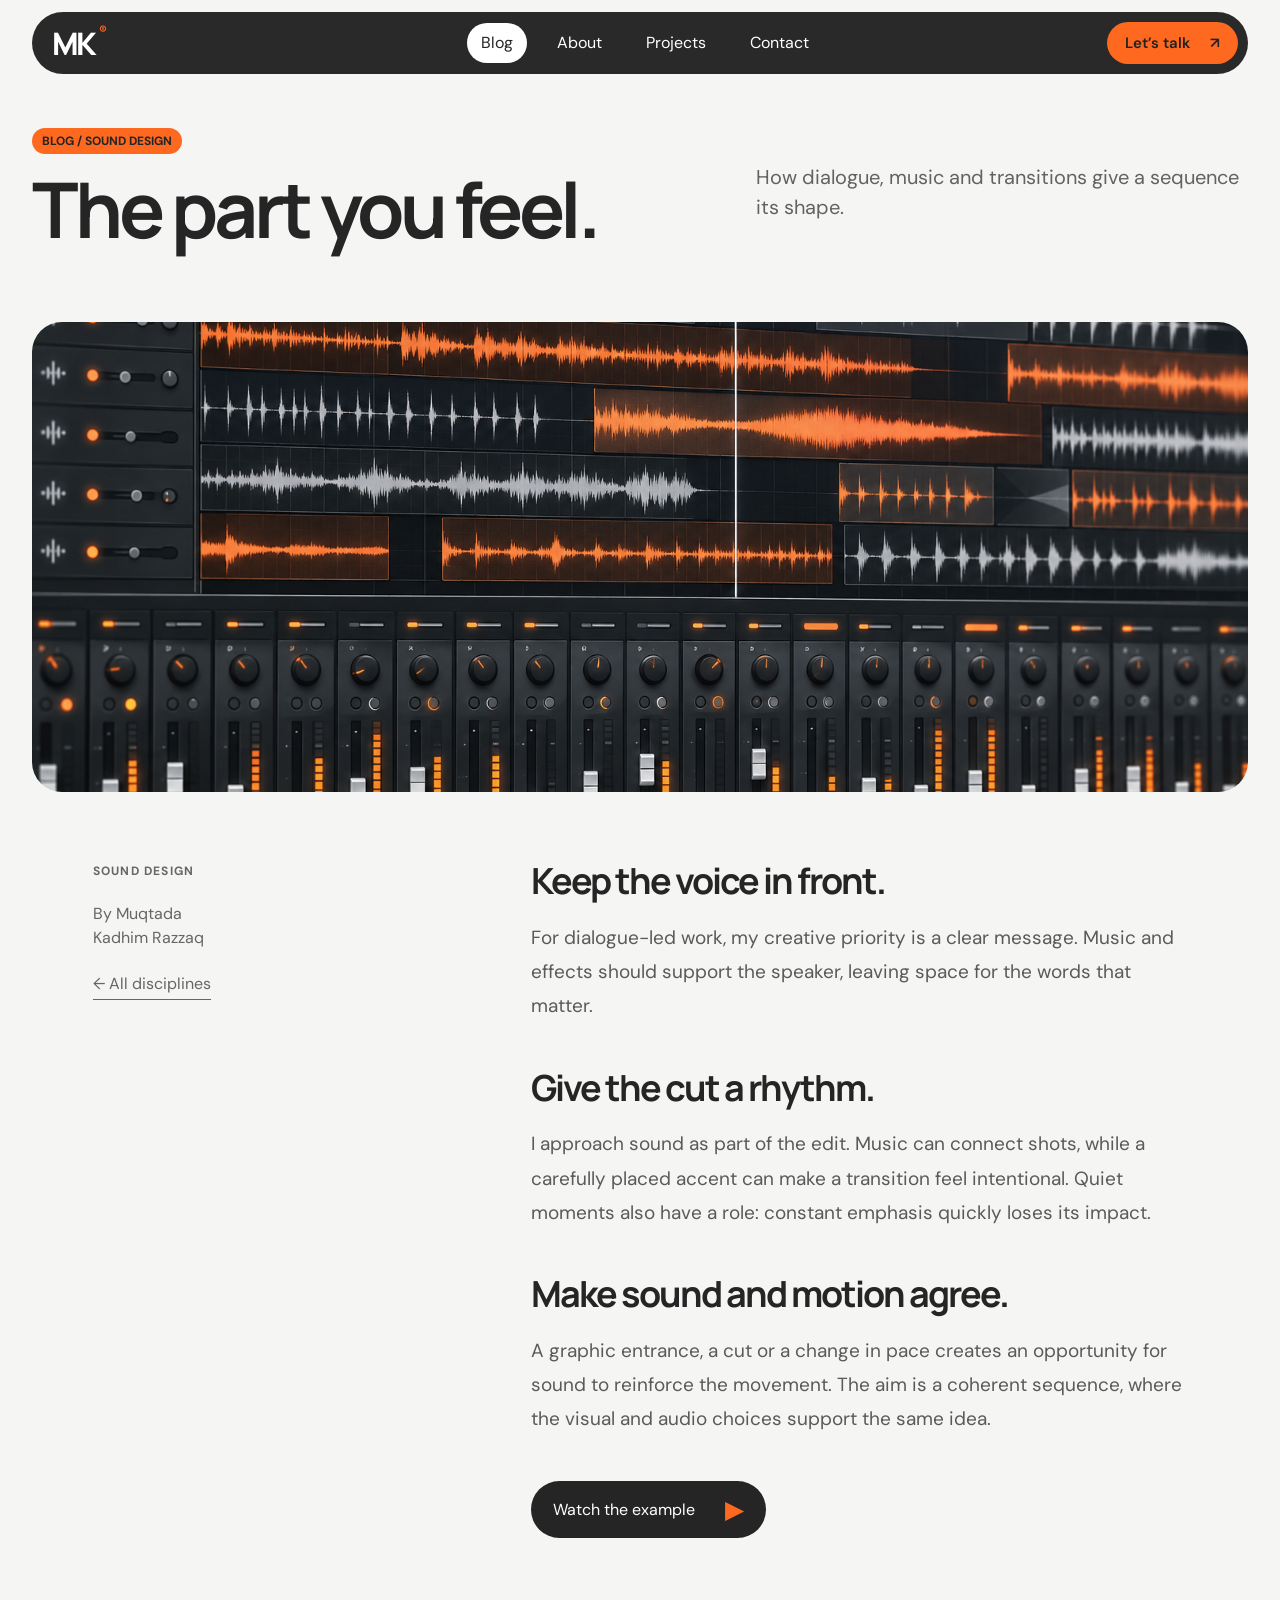
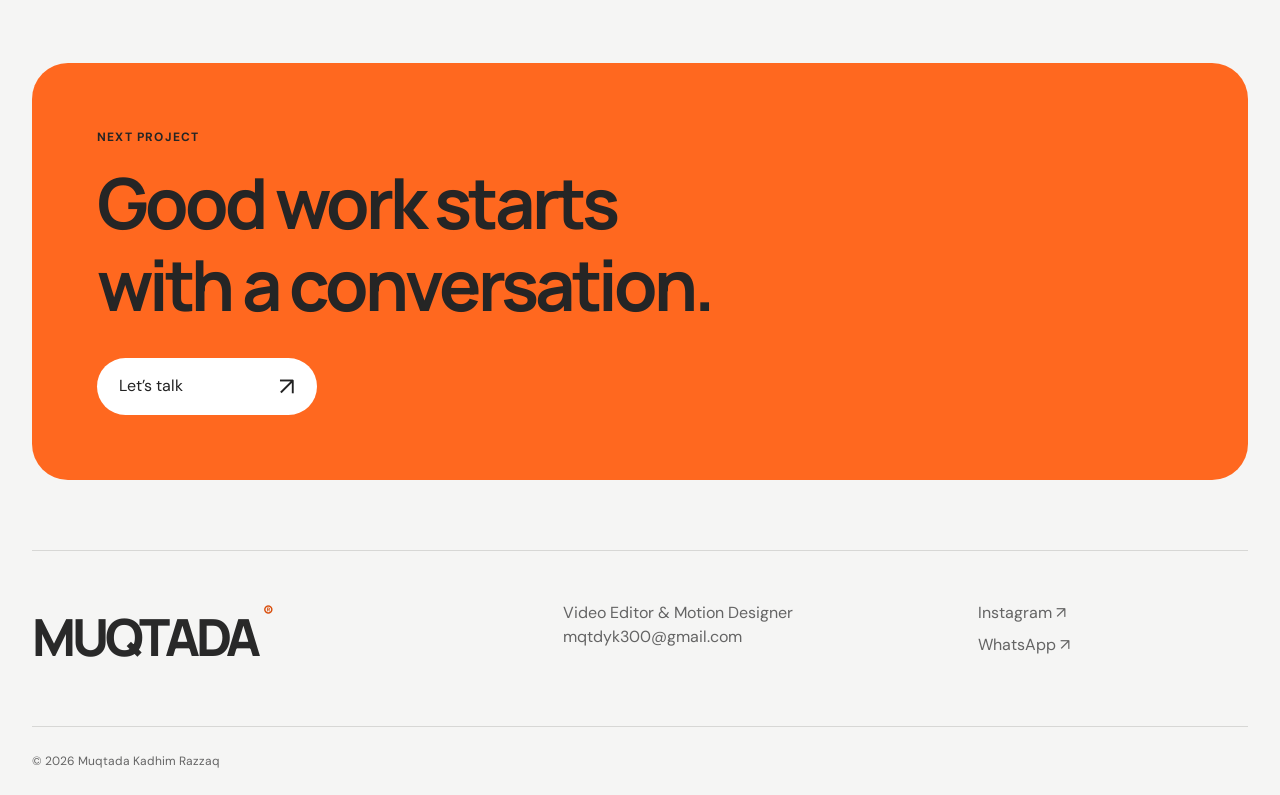
<file: blog/sound-design/index.html>
<!doctype html><html lang="en" dir="ltr"><head><meta charset="utf-8"><meta name="viewport" content="width=device-width,initial-scale=1"><title>Sound Design — Muqtada Kadhim Razzaq</title><meta name="description" content="Video editing, color grading and motion design by Muqtada Kadhim Razzaq. Explore commercial work, Avon Clinics Baghdad and Al-Waseet campaigns."><link rel="icon" href="/favicon.svg" type="image/svg+xml"><link rel="stylesheet" href="/style.css"><script src="/projects.js?v=a13369" defer></script><script src="/reel-covers.js" defer></script><script src="/app.js?v=a13369" defer></script><link rel="stylesheet" href="/portfolio-finish.css"><script src="/portfolio-finish.js" defer></script></head><body><header class="topbar"><a class="brand" href="/" aria-label="Muqtada home">MK<span>®</span></a><nav aria-label="Main navigation"><a href="/blog/" class="nav-link" data-route="blog"><span class="roll"><span>Blog</span><span aria-hidden="true">Blog</span></span></a><a href="/about/" class="nav-link" data-route="about"><span class="roll"><span>About</span><span aria-hidden="true">About</span></span></a><a href="/projects/" class="nav-link" data-route="projects"><span class="roll"><span>Projects</span><span aria-hidden="true">Projects</span></span></a><a href="/contact/" class="nav-link" data-route="contact"><span class="roll"><span>Contact</span><span aria-hidden="true">Contact</span></span></a></nav><a href="/contact/" class="nav-cta">Let’s talk <span>↗</span></a><button class="menu-toggle" aria-label="Open navigation" aria-expanded="false">Menu +</button></header><main id="main" tabindex="-1"><section class="page-title"><div><span class="eyebrow">BLOG / SOUND DESIGN</span><h1 data-words>The part you feel.</h1></div><p data-reveal>How dialogue, music and transitions give a sequence its shape.</p></section><div class="article-cover"><img src="/assets/sound-design.png" alt="Sound Design workstation illustration"></div><div class="article-layout"><aside><p class="eyebrow">Sound Design</p><p>By Muqtada<br>Kadhim Razzaq</p><a class="text-link" href="/blog/">← All disciplines</a></aside><article><section data-reveal><h2>Keep the voice in front.</h2><p>For dialogue-led work, my creative priority is a clear message. Music and effects should support the speaker, leaving space for the words that matter.</p></section><section data-reveal><h2>Give the cut a rhythm.</h2><p>I approach sound as part of the edit. Music can connect shots, while a carefully placed accent can make a transition feel intentional. Quiet moments also have a role: constant emphasis quickly loses its impact.</p></section><section data-reveal><h2>Make sound and motion agree.</h2><p>A graphic entrance, a cut or a change in pace creates an opportunity for sound to reinforce the movement. The aim is a coherent sequence, where the visual and audio choices support the same idea.</p></section><button class="round-link dark" data-play="15">Watch the example <span>▶</span></button></article></div><section class="contact-banner" data-reveal><p class="eyebrow">NEXT PROJECT</p><h2 data-words>Good work starts<br>with a conversation.</h2><a class="round-link" href="/contact/">Let’s talk <span>↗</span></a></section></main><footer><a class="footer-name" href="/">MUQTADA<span>®</span></a><div><p>Video Editor & Motion Designer</p><a href="mailto:mqtdyk300@gmail.com">mqtdyk300@gmail.com</a></div><div class="footer-links"><a href="https://www.instagram.com/JKQPX/" target="_blank" rel="noopener">Instagram ↗</a><a href="https://wa.me/9647735590006" target="_blank" rel="noopener">WhatsApp ↗</a></div><p class="copyright">© 2026 Muqtada Kadhim Razzaq</p></footer><dialog id="player"><div class="dialog-head"><h2 id="video-title"></h2><button id="close-player" aria-label="Close video">Close ×</button></div><video id="video" hidden></video><iframe id="drive-player" src="about:blank" title="Project film" allow="autoplay; fullscreen" allowfullscreen></iframe><p class="playback-note">Streaming from the original export. Select the highest available quality in the player settings.</p><a id="original" target="_blank" rel="noopener">Open original on Google Drive ↗</a></dialog></body></html>
</file>
<file: style.css>
@import url('https://fonts.googleapis.com/css2?family=DM+Sans:wght@400;500;600;700&family=Manrope:wght@400;500;600;700;800&display=swap');
:root{--bg:#f5f5f4;--ink:#252525;--gray:#707070;--line:#d7d7d5;--orange:#ff681f;--ease:cubic-bezier(.22,1,.36,1)}*{box-sizing:border-box}html{scroll-behavior:smooth}body{margin:0;background:var(--bg);color:var(--ink);font-family:'DM Sans',Arial,sans-serif;font-size:18px;line-height:1.5}a{color:inherit;text-decoration:none}button{font:inherit;cursor:pointer;color:inherit}button,a{-webkit-tap-highlight-color:transparent}a:focus-visible,button:focus-visible{outline:3px solid var(--orange);outline-offset:5px}h1,h2,h3,p{margin:0}h1,h2,h3{font-family:Manrope,Arial,sans-serif;font-weight:700;letter-spacing:-.055em;line-height:1.08}h1{font-size:clamp(48px,6vw,90px)}h2{font-size:clamp(32px,4.5vw,66px)}h3{font-size:24px}button{border:0}main,footer{width:95%;max-width:1600px;margin:auto}main{padding-top:116px;outline:0}.topbar{position:fixed;z-index:50;left:2.5%;right:2.5%;top:12px;display:grid;grid-template-columns:1fr auto 1fr;align-items:center;background:#292929;color:white;padding:8px 10px 8px 20px;border-radius:50px;transition:transform .55s var(--ease);max-width:1600px;margin:auto;height:62px}.topbar.hidden{transform:translateY(-110px)}.brand{font:800 31px Manrope;letter-spacing:-3px}.brand span{font-size:12px;color:var(--orange);vertical-align:top;letter-spacing:0;margin-left:5px}.topbar nav{display:flex;gap:16px}.nav-link{padding:8px 14px;border-radius:25px;font-size:16px;transition:background .3s,color .3s}.nav-link.active{background:#fff;color:#262626}.roll{height:24px;display:block;overflow:hidden}.roll>span{display:block;transition:transform .45s var(--ease)}.nav-link:hover .roll>span{transform:translateY(-100%)}.nav-cta{justify-self:end;background:var(--orange);color:#222;font-weight:600;font-size:15px;padding:10px 18px;border-radius:30px}.nav-cta span{margin-left:16px}.menu-toggle{display:none}.eyebrow{text-transform:uppercase;font-size:12px;font-weight:700;letter-spacing:.1em;margin-bottom:18px}.page-title .eyebrow{display:inline-block;background:var(--orange);padding:4px 10px;border-radius:20px;letter-spacing:0;margin-bottom:14px}.hero{display:grid;grid-template-columns:1fr 1.06fr .84fr;gap:6%;align-items:start;min-height:680px;padding:62px 0 65px}.hero h1{font-size:clamp(60px,6.2vw,96px)}.hero-skills{padding:0;list-style:none;font-size:14px;text-transform:uppercase;letter-spacing:.04em;margin-top:30px}.hero-skills li::before{content:'✳';color:var(--orange);margin-right:10px;font-size:20px}.hero-stack{position:relative;aspect-ratio:9/15;margin-top:0;perspective:800px}.hero-stack>img,.stack-front{position:absolute;inset:0;width:100%;height:100%;object-fit:cover;border-radius:28px}.stack-back{transform:rotate(-9deg) translateX(-27px);filter:grayscale(1);opacity:.7}.stack-middle{transform:rotate(-5deg) translateX(-13px)}.stack-front{overflow:hidden;padding:0;background:#333;transition:transform .6s var(--ease)}.stack-front:hover{transform:rotate(2deg)}.stack-front>img{width:100%;height:100%;object-fit:cover}.large-play{position:absolute;top:45%;left:42%;background:#ffffffdd;color:#333;border-radius:50%;width:64px;height:64px;display:grid;place-items:center;font-size:22px;backdrop-filter:blur(6px)}.stack-caption{position:absolute;bottom:0;left:0;right:0;color:white;background:linear-gradient(transparent,#000a);font-size:11px;letter-spacing:.05em;text-align:left;padding:35px 20px 20px}.stack-caption b{float:right}.hero-aside{display:flex;flex-direction:column;justify-content:space-between;min-height:560px}.hero-aside p{color:#555;font-size:18px;margin-bottom:22px}.mini-feature{background:white;padding:22px;border-radius:24px;position:relative;font-size:17px}.mini-feature .eyebrow{color:#a8420c;font-size:11px;margin-bottom:10px;display:block}.mini-feature>span:last-child{position:absolute;right:18px;top:14px}.round-link{display:flex;align-items:center;justify-content:space-between;gap:30px;background:var(--ink);color:white;border-radius:40px;padding:16px 22px;font-size:16px;width:fit-content;min-width:220px;transition:background .3s,transform .3s}.round-link:hover{background:#454545;transform:translateY(-3px)}.round-link span{font-size:25px;color:var(--orange);line-height:1}.marquee{overflow:hidden;border-block:1px solid var(--line);padding:18px 0;color:#707070;font-size:clamp(30px,4vw,58px);letter-spacing:-.035em;font-weight:600}.marquee>div{white-space:nowrap;width:max-content;animation:marquee 30s linear infinite}@keyframes marquee{to{transform:translateX(-50%)}}.home-work,.home-craft{padding:100px 0}.section-heading{display:flex;justify-content:space-between;align-items:end;margin-bottom:40px}.text-link{font-size:16px;border-bottom:1px solid;padding-bottom:5px}.featured-grid{display:grid;grid-template-columns:1.5fr 1fr;gap:30px}.project-card{background:none;padding:0;text-align:left;width:100%}.project-image{border-radius:26px;position:relative;overflow:hidden;background:#ddd;aspect-ratio:4/5}.project-image img{width:100%;height:100%;object-fit:cover;transition:transform .7s var(--ease)}.project-card:hover img{transform:scale(1.045)}.project-card h3{font-size:22px;margin:18px 0 5px;letter-spacing:-.035em}.project-card p{font-size:14px;color:#666}.project-image .circle{position:absolute;right:18px;bottom:18px}.circle{width:46px;height:46px;background:white;border-radius:50%;display:grid;place-items:center;font-size:19px;color:#222}.duration{position:absolute;top:16px;left:16px;background:#262626c9;color:white;padding:5px 10px;border-radius:20px;font-size:12px}.featured-grid .project-image{aspect-ratio:5/4}.featured-grid .project-card:first-child{grid-row:span 2}.featured-grid .project-card:first-child .project-image{aspect-ratio:4/5}.home-craft{border-top:1px solid var(--line)}.home-craft>h2{max-width:900px;margin-bottom:50px}.article-grid{display:grid;grid-template-columns:repeat(3,1fr);gap:30px}.article-image{height:320px;border-radius:28px;overflow:hidden;position:relative;background:#ddd;margin-bottom:25px}.article-image img{width:100%;height:100%;object-fit:cover;transition:transform .7s var(--ease)}.article-image .circle{position:absolute;right:15px;top:15px}.article-card:hover img{transform:scale(1.04)}.article-card .eyebrow{color:#9a3c0b;margin-bottom:10px}.article-card h2{font-size:32px;letter-spacing:-.045em;margin-bottom:15px}.article-card>p:not(.eyebrow){font-size:16px;color:#626262;margin-bottom:20px}.byline{font-size:13px;color:#777}.contact-banner{background:var(--orange);border-radius:36px;margin:55px 0 70px;padding:65px;position:relative;overflow:hidden}.contact-banner h2{max-width:800px;margin-bottom:30px;font-size:clamp(42px,5.5vw,84px)}.contact-banner .round-link{background:white;color:#222}.contact-banner .round-link span{color:#222}.page-title{padding:10px 0 65px;display:grid;grid-template-columns:1.1fr .9fr;gap:10%;align-items:center}.page-title>p{max-width:540px;color:#626262;font-size:20px}.blog-grid{grid-template-columns:repeat(3,1fr);padding-bottom:40px;row-gap:60px}.about-panel{display:grid;grid-template-columns:1fr 1.2fr;gap:10%;background:#e8e8e6;padding:65px;border-radius:32px}.about-number strong{display:block;font-family:Manrope;font-size:clamp(130px,21vw,320px);letter-spacing:-.09em;line-height:1;color:var(--orange);font-weight:700}.about-number span{display:block;font-size:14px;letter-spacing:.08em;margin:25px 0}.about-copy h2{font-size:40px;margin-bottom:30px}.about-copy p{font-size:18px;color:#5c5c5c;margin-bottom:24px}.disciplines{padding:85px 0}.disciplines>a{display:flex;align-items:center;gap:50px;padding:30px 0;border-bottom:1px solid var(--line)}.disciplines>a>span{font-size:16px;color:#777}.disciplines h2{flex:1;font-size:42px}.disciplines a:hover{color:#c74500}.filters{display:flex;flex-wrap:wrap;gap:10px;margin-bottom:25px}.filters button{background:#e7e7e5;border-radius:30px;padding:10px 20px;font-size:14px}.filters button[aria-pressed=true]{background:#292929;color:white}.project-count{font-size:14px;color:#777;margin-bottom:30px}.project-grid{display:grid;grid-template-columns:repeat(4,1fr);gap:45px 25px}.project-grid .project-image{aspect-ratio:3/4}.project-grid .project-card h3{font-size:19px}.contact-list{padding-bottom:70px}.contact-list a{display:grid;grid-template-columns:1fr 2.8fr auto;align-items:center;gap:20px;padding:45px 0;border-top:1px solid var(--line);transition:color .3s}.contact-list a:hover{color:#c74500}.contact-list span{font-size:13px;letter-spacing:.07em;color:#666}.contact-list h2{font-size:clamp(25px,4vw,62px);letter-spacing:-.045em;overflow-wrap:anywhere}.contact-list b{font-size:32px;font-weight:400}.article-cover{height:470px;border-radius:30px;background:#dfdfdd;overflow:hidden}.article-cover img{width:100%;height:100%;object-fit:contain}.article-layout{display:grid;grid-template-columns:1fr 2fr;gap:10%;padding:70px 5%}.article-layout aside{font-size:16px;color:#666}.article-layout aside p{margin-bottom:22px}.article-layout article section{margin-bottom:45px}.article-layout h2{font-size:36px;margin-bottom:20px}.article-layout article p{font-size:19px;line-height:1.8;color:#5a5a5a}footer{border-top:1px solid var(--line);padding:50px 0 25px;display:grid;grid-template-columns:1.3fr 1fr .7fr;gap:30px;font-size:16px;color:#646464}.footer-name{font:800 clamp(25px,4vw,65px) Manrope;letter-spacing:-.08em;color:#292929}.footer-name span{font-size:16px;vertical-align:top;color:#d84b08;margin-left:6px}.footer-links{display:flex;flex-direction:column;gap:8px}.copyright{grid-column:1/-1;font-size:12px;border-top:1px solid var(--line);padding-top:25px;margin-top:25px}dialog{border:0;border-radius:24px;background:#252525;color:#fff;width:min(1100px,94vw);max-height:95vh;padding:24px}dialog::backdrop{background:#000c;backdrop-filter:blur(8px)}.dialog-head{display:flex;align-items:center;justify-content:space-between;gap:20px;margin-bottom:20px}.dialog-head h2{font-size:22px;letter-spacing:-.03em}.dialog-head button{border-radius:25px;background:#eee;color:#222;padding:8px 16px;font-size:14px}video{display:block;width:100%;max-height:73vh;background:black}#original{display:inline-block;margin-top:15px;font-size:14px;color:#ddd}.word-mask{display:inline-block;overflow:hidden;vertical-align:top;padding:0 .07em .08em 0;margin-right:-.07em}.word-mask>span{display:inline-block;transform:translateY(110%) rotate(3deg);opacity:0;transition:transform .85s var(--ease),opacity .65s;transition-delay:calc(var(--n)*45ms)}.in-view .word-mask>span{transform:none;opacity:1}[data-reveal]{transition:transform .85s var(--ease),opacity .85s var(--ease)}.motion-ready [data-reveal]:not(.in-view){opacity:0;transform:translateY(50px)}body.page-leave main{opacity:0;transform:translateY(-24px);transition:opacity .25s,transform .35s}body.page-enter main{animation:pageEnter .8s var(--ease)}@keyframes pageEnter{from{opacity:0;transform:translateY(32px)}to{opacity:1;transform:none}}@media(max-width:1000px){.hero{gap:4%;grid-template-columns:1fr 1fr}.hero-aside{grid-column:1/-1;min-height:0;display:grid;grid-template-columns:1fr 1fr;gap:50px}.hero{padding-top:20px}.hero h1{font-size:70px}.hero-stack{max-width:380px;justify-self:center;width:90%}.project-grid{grid-template-columns:repeat(3,1fr)}.topbar nav{gap:0}.article-image{height:270px}.about-panel{gap:6%;padding:40px}.page-title{gap:6%}}@media(max-width:700px){body{font-size:16px}main{padding-top:105px}.topbar{height:56px;padding-left:18px;grid-template-columns:1fr auto}.topbar nav{display:none;position:absolute;top:67px;left:0;right:0;background:#292929;border-radius:25px;padding:16px;flex-direction:column}.topbar.open nav{display:flex}.nav-link{padding:13px 16px}.nav-cta{display:none}.menu-toggle{display:block;background:#fff;color:#222;border-radius:30px;padding:8px 15px;font-size:14px}.brand{font-size:27px}.hero{padding-top:15px;grid-template-columns:1fr;gap:45px}.hero h1{font-size:clamp(64px,14vw,100px)}.hero-stack{max-width:330px;min-width:240px}.hero-aside{display:block;grid-column:auto}.hero-aside .mini-feature{display:block;margin-bottom:25px}.hero-skills{margin-bottom:0}.home-work,.home-craft{padding:60px 0}.section-heading{gap:25px;align-items:start;flex-direction:column}.featured-grid{grid-template-columns:1fr}.featured-grid .project-card:first-child{grid-row:auto}.featured-grid .project-card:first-child .project-image{aspect-ratio:5/4}.article-grid,.blog-grid{grid-template-columns:1fr;gap:45px}.article-image{height:340px}.contact-banner{padding:32px 24px;border-radius:25px;margin-top:40px}.page-title{grid-template-columns:1fr;gap:25px;padding-bottom:45px}.page-title p{font-size:18px}.page-title h1{font-size:52px}.about-panel{grid-template-columns:1fr;padding:30px;gap:30px}.about-number strong{font-size:150px}.about-copy h2{font-size:34px}.disciplines h2{font-size:30px}.disciplines>a{gap:20px}.project-grid{grid-template-columns:repeat(2,1fr);gap:30px 16px}.project-grid .project-card h3{font-size:17px}.project-grid .project-card p{font-size:12px}.project-image{border-radius:17px}.filters{gap:7px}.filters button{padding:8px 12px;font-size:13px}.contact-list a{grid-template-columns:1fr auto;gap:15px;padding:30px 0}.contact-list span{grid-column:1/-1}.contact-list h2{font-size:clamp(23px,5.5vw,35px)}.article-layout{grid-template-columns:1fr;gap:35px;padding:40px 0}.article-cover{height:380px}.article-layout h2{font-size:30px}.article-layout article p{font-size:17px}footer{grid-template-columns:1fr;gap:25px}.footer-name{font-size:52px}.copyright{margin-top:0}.dialog-head h2{font-size:18px}dialog{padding:15px}.hero-copy .eyebrow{font-size:11px}}@media(prefers-reduced-motion:reduce){html{scroll-behavior:auto}*,*::before,*::after{animation:none!important;transition:none!important}.word-mask>span{opacity:1;transform:none}.motion-ready [data-reveal]:not(.in-view){opacity:1;transform:none}}

/* Full-bleed outline type, alternating continuous rows. */
body{overflow-x:clip}
.marquee-wall{width:100vw;position:relative;left:50%;transform:translateX(-50%);overflow:hidden;padding:34px 0;border-block:1px solid var(--line);margin:0;background:var(--bg)}
.marquee-row{overflow:hidden;line-height:1.13}
.marquee-track{display:flex;width:max-content;will-change:transform;animation:outline-flow 42s linear infinite;font-family:Manrope,Arial,sans-serif;font-size:clamp(64px,9vw,160px);font-weight:700;letter-spacing:-.04em;color:transparent;-webkit-text-fill-color:transparent;-webkit-text-stroke:1.5px #454545}
.marquee-group{display:block;flex-shrink:0;white-space:nowrap;padding-right:.3em}
.marquee-row:nth-child(even) .marquee-track{animation-direction:reverse}
@keyframes outline-flow{from{transform:translateX(0)}to{transform:translateX(-50%)}}
@media(max-width:700px){.marquee-wall{padding:24px 0}.marquee-track{-webkit-text-stroke:1px #454545}}
@media(prefers-reduced-motion:reduce){.marquee-track{animation:none!important;will-change:auto}.marquee-row:nth-child(even) .marquee-track{transform:translateX(-12%)}}

.article-image img{object-position:center}.article-cover{max-height:520px}.article-cover img{object-fit:cover;object-position:center;width:100%}
.project-image:after{content:"";position:absolute;inset:0;background:linear-gradient(180deg,rgba(0,0,0,.22),transparent 35%,rgba(0,0,0,.76));pointer-events:none}.cover-tag,.cover-title{position:absolute;z-index:1;text-align:left;color:white}.cover-tag{top:20px;left:20px;background:#ff681f;color:#171717;padding:6px 10px;border-radius:20px;font-size:12px;font-weight:700}.cover-title{bottom:25px;left:22px;right:78px;font-size:clamp(20px,2.1vw,30px);line-height:1.1;font-weight:700}.project-image .circle,.project-image .duration{z-index:2}.project-image img{filter:contrast(1.03)}.duration{top:20px;right:18px;bottom:auto}
.stack-next{position:absolute;z-index:8;left:50%;top:calc(50% + 44px);transform:translateX(-50%);border:1px solid #ffffff90;color:white;background:#25252590;backdrop-filter:blur(8px);width:40px;height:40px;border-radius:50%;font-size:25px;cursor:pointer;transition:background .2s}.stack-next:hover{background:#ff681f;color:#252525}.stack-status{position:absolute;bottom:-35px;left:0;right:0;text-align:center;font-size:12px;letter-spacing:.15em;color:#777}.stack-front,.stack-middle,.stack-back{transition:transform .6s cubic-bezier(.2,.75,.2,1),opacity .45s}.hero-stack.cycling .stack-front{transform:translateY(65px) rotate(8deg) scale(.94);opacity:0}.hero-stack.cycling .stack-middle{transform:rotate(0deg) scale(1)}.hero-stack.arriving .stack-front{animation:stack-arrive .55s cubic-bezier(.2,.75,.2,1)}@keyframes stack-arrive{from{opacity:.65;transform:translateY(-12px) scale(.97)}to{opacity:1;transform:none}}
.comparison-block{max-width:860px;margin:70px auto}.comparison-block h2{font-size:clamp(32px,5vw,64px);margin:16px 0 30px}.comparison{--split:50%;position:relative;max-width:430px;margin:auto;aspect-ratio:9/16;border-radius:24px;overflow:hidden;background:#252525}.comparison video{width:100%;height:100%;object-fit:cover;display:block}.log-layer{position:absolute;inset:0;clip-path:inset(0 calc(100% - var(--split)) 0 0)}.log-video{filter:saturate(.48) contrast(.58) brightness(1.22)}.compare-label{position:absolute;top:20px;padding:7px 10px;border-radius:20px;background:#252525cc;color:white;font-size:12px;pointer-events:none}.compare-label.before{left:12px}.compare-label.after{right:12px}.compare-divider{position:absolute;left:var(--split);top:0;bottom:0;width:2px;background:white;pointer-events:none}.compare-divider:after{content:'↔';position:absolute;top:50%;left:50%;transform:translate(-50%,-50%);border-radius:50%;background:#ff681f;color:#252525;padding:12px;font-size:22px}.compare-slider{position:absolute;inset:0;width:100%;height:100%;opacity:0;cursor:ew-resize;margin:0}.comparison:focus-within,.stack-next:focus-visible{outline:3px solid #ff681f;outline-offset:4px}.compare-controls{display:flex;justify-content:center;align-items:center;gap:22px;margin:24px auto;flex-wrap:wrap}.compare-controls label{display:flex;gap:12px;align-items:center;font-size:14px}.compare-seek{accent-color:#ff681f;max-width:180px}.comparison-note{font-size:14px;line-height:1.6;text-align:center;max-width:560px;margin:auto;color:#656565}.compare-play{cursor:pointer;border:0}@media(prefers-reduced-motion:reduce){.stack-front,.stack-middle,.stack-back{transition:none}.hero-stack.arriving .stack-front{animation:none}}
#drive-player{display:block;width:100%;height:72vh;border:0;background:#151515;border-radius:12px}.playback-note{font-size:14px;color:#666;margin:12px 0}#video[hidden]{display:none}
</file>
<file: portfolio-finish.css>
/* Supplied reference: original orange calligraphy behind the films. */
body:has(.hero) .topbar{max-width:1300px;top:0;height:54px}
.hero{position:relative;isolation:isolate;max-width:1300px;margin-inline:auto;grid-template-columns:1fr 1.23fr 1fr;gap:6.5%;padding:22px 0 44px;min-height:0}
.hero-copy,.hero-aside{position:relative;z-index:2}.hero-stack{z-index:3;aspect-ratio:9/15}
.hero h1{font-size:clamp(58px,4.5vw,78px);letter-spacing:-.06em;line-height:1.12}
.hero-copy .eyebrow{font-size:10px;margin-bottom:22px}.hero-skills{margin-top:20px;font-size:12px}.hero-skills li::before{font-size:17px}
.hero-aside{min-height:0;padding-top:48px;display:block}.hero-aside .mini-feature{display:none}.hero-aside p{font-size:15px;line-height:1.5;margin-bottom:20px}.hero-aside .round-link{font-size:14px;padding:12px 20px;min-width:180px}
.signature-art{position:absolute;z-index:0;left:0;right:0;top:36%;pointer-events:none;line-height:0}
.handwritten-title{display:block;width:100%;height:auto;overflow:visible;aspect-ratio:806/146}
.hero-stack .stack-back{transform:rotate(-6deg) translateX(-22px)}.hero-stack .stack-middle{transform:rotate(-3deg) translateX(-10px)}
.hero-stack .stack-status{display:none}.hero-stack .large-play{width:56px;height:56px;left:calc(50% - 28px);top:45%}.hero-stack .stack-next{top:calc(45% + 72px);width:36px;height:36px;font-size:24px}
.hero-stack .stack-front{border-radius:25px}.hero-stack .stack-front>img,.hero-stack>img{object-fit:contain;background:#171717}.hero-stack .stack-caption{font-size:10px;padding:35px 15px 15px}
.hero-stack .stack-front{transition:none}.hero-stack .stack-front:hover{transform:none}.hero-stack .stack-outgoing{z-index:5;pointer-events:none}
.branded-cover .project-image,.project-grid .branded-cover .project-image,.featured-grid .branded-cover .project-image,.featured-grid .branded-cover:first-child .project-image{aspect-ratio:9/16}
.branded-cover .project-image::after{background:none}.branded-cover .project-image img{filter:none;object-fit:contain;background:#171717}
.featured-grid:has(.branded-cover){grid-template-columns:repeat(3,minmax(0,1fr));align-items:start}.featured-grid .branded-cover:first-child{grid-row:auto}
.branded-cover .duration{left:14px;right:auto;top:auto;bottom:16px;width:auto;font-size:12px;background:#171717b8}
@media(max-width:700px){.featured-grid:has(.branded-cover){grid-template-columns:1fr}.featured-grid .branded-cover{max-width:440px;margin-inline:auto}.branded-cover .duration{font-size:11px;left:10px;bottom:12px}}
@media(min-width:1001px){main:has(.hero){padding-top:112px}}
@media(max-width:1000px){.hero{grid-template-columns:1fr 1.1fr;gap:5%;padding-top:22px}.hero h1{font-size:clamp(54px,7vw,78px)}.hero-aside{grid-column:1/-1;padding-top:15px;max-width:480px}.hero-stack{width:100%;max-width:400px}.signature-art{top:35%}}
@media(max-width:700px){body:has(.hero) .topbar{top:10px}.hero{grid-template-columns:1fr;gap:35px;padding-top:20px}.hero h1{font-size:clamp(60px,14vw,88px)}.hero-copy .eyebrow{font-size:11px}.hero-skills{font-size:13px}.hero-stack{width:78%;max-width:340px;margin-top:15px}.signature-art{top:42%;left:-1%;right:-1%}.hero-aside{grid-column:auto;padding-top:10px}.hero-aside p{font-size:16px}}

/* New collections retain the original film imagery. */
.home-collection{padding:70px 0;border-top:1px solid var(--line);scroll-margin-top:100px}.collection-intro{font-size:16px;color:var(--gray);margin-top:18px}.collection-grid{display:grid;grid-template-columns:repeat(3,minmax(0,1fr));gap:36px 24px;align-items:start}.collection-grid .project-image,.project-grid .asal-cover .project-image,.project-grid .tvc-cover .project-image{aspect-ratio:9/16}.asal-cover .project-image,.tvc-cover .project-image{background:#211714}.asal-cover .project-image img,.tvc-cover .project-image img{filter:none;object-fit:contain}.asal-cover .project-image::after{background:linear-gradient(180deg,#3b1d1955,transparent 32%,transparent 65%,#331b17c9)}.tvc-cover .project-image::after{background:linear-gradient(180deg,#051f4855,transparent 32%,transparent 65%,#051f48ce)}.asal-cover .cover-tag,.tvc-cover .cover-tag{background:#ffffffed;color:#342420}.asal-cover .cover-title,.tvc-cover .cover-title{font-family:Arial,sans-serif;letter-spacing:0;font-size:clamp(24px,2.6vw,42px);bottom:65px;line-height:1.25;right:20px;left:20px;text-align:right}.asal-cover .duration,.tvc-cover .duration{left:16px;right:auto;top:auto;bottom:16px;width:auto;background:#171717b8}.project-grid .landscape-card .project-image,.collection-grid .landscape-card .project-image{aspect-ratio:16/9}.collection-grid .landscape-card{grid-column:span 2}@media(max-width:900px){.collection-grid{grid-template-columns:repeat(2,minmax(0,1fr))}}@media(max-width:600px){.collection-grid{grid-template-columns:1fr}.collection-grid .project-card{width:100%;max-width:440px;margin-inline:auto}.collection-grid .landscape-card{grid-column:auto}.home-collection{padding:45px 0}.home-collection .section-heading{align-items:flex-start;gap:24px;flex-direction:column}}

.type-poster{position:absolute;inset:0;background:linear-gradient(145deg,#153e90,#081936);color:white;padding:10%;display:flex;flex-direction:column;justify-content:space-between;text-align:left}.type-poster>span{font-size:12px;letter-spacing:.18em}.type-poster strong{font-size:clamp(32px,4.5vw,64px);letter-spacing:-.05em;line-height:1.04;font-weight:700}.type-cover .cover-title,.type-cover .cover-tag,.type-cover .project-image::after{display:none}.tvc-grid{grid-template-columns:repeat(4,minmax(0,1fr));gap:24px}.tvc-grid .landscape-card{grid-column:span 2}.tvc-grid .branded-cover,.tvc-grid .type-cover{grid-row:span 2}.tvc-grid .type-cover .project-image{aspect-ratio:9/16}@media(max-width:900px){.tvc-grid{grid-template-columns:repeat(2,minmax(0,1fr))}.tvc-grid .branded-cover,.tvc-grid .type-cover{grid-row:auto}}@media(max-width:600px){.tvc-grid{grid-template-columns:1fr}.tvc-grid .landscape-card{grid-column:auto}}

/* Phone layout: give the original signature its own centered space above the film. */
@media(max-width:700px){
 main,footer{width:calc(100% - 32px)}
 main:has(.hero){padding-top:84px}
 .hero{display:grid;grid-template-columns:minmax(0,1fr);grid-template-areas:"copy" "signature" "film" "intro";justify-items:center;gap:20px;padding:12px 0 36px}
 .hero-copy{grid-area:copy;text-align:center;max-width:100%}
 .hero-copy .eyebrow{margin:0 auto 12px;font-size:11px;letter-spacing:.14em}
 .hero h1{font-size:clamp(46px,12vw,72px);line-height:1.02}
 .hero-skills{display:flex;flex-wrap:wrap;justify-content:center;gap:3px 12px;margin:14px auto 0;font-size:10px}
 .hero-skills li::before{font-size:11px;margin-right:4px}
 .hero .signature-art{grid-area:signature;position:relative;inset:auto;width:min(92%,430px);margin:2px auto 0}
 .hero-stack{grid-area:film;width:clamp(170px,52vw,285px);min-width:0;margin:2px auto 0}
 .hero-stack .stack-next,.menu-toggle,.dialog-head button{min-height:44px}
 .hero-stack .stack-next{width:44px;top:calc(45% + 58px)}
 .hero-aside{grid-area:intro;padding:0;max-width:34ch;text-align:center}
 .hero-aside p{margin-bottom:14px}
 .home-work,.home-collection,.home-craft{padding:44px 0}
 .section-heading,.home-collection .section-heading{gap:12px;margin-bottom:24px}
 .collection-grid,.tvc-grid,.project-grid{grid-template-columns:repeat(2,minmax(0,1fr));gap:24px 12px}
 .project-card{min-width:0}.collection-grid .project-card h3{font-size:16px}.collection-grid .project-card p{font-size:12px}
 .collection-grid .landscape-card{grid-column:1/-1}
 #drive-player{height:min(68dvh,640px)}
 .topbar nav{max-height:calc(100dvh - 90px);overflow-y:auto}
}

/* Match the viewing window to portrait films without enlarging their preview unnecessarily. */
dialog#player.portrait-film{width:min(520px,94vw)}
dialog#player.portrait-film #drive-player{height:min(78dvh,900px)}
@media(max-width:700px){dialog#player.portrait-film #drive-player{height:min(72dvh,760px)}}
</file>
<file: partners.css>
body:has(.partner-strip){transition:background-color .65s ease,color .65s ease}
body.film-mode{background:#131415;color:#f4f3ef;--line:#414244}
.film-mode :is(.home-work,.home-collection) .project-card p{color:#bdbdbb}
.film-mode .hero-aside p,.film-mode .article-card>p:not(.eyebrow){color:#c6c5c3}
.film-mode .mini-feature{color:#222}
.partner-strip{text-align:center;padding:clamp(48px,6vw,88px) 0;border-top:1px solid var(--line)}
.partner-strip .eyebrow{font-size:10px;letter-spacing:.15em;margin:0 0 24px}
.partner-window{overflow:hidden;width:min(100%,1100px);margin:auto;mask-image:linear-gradient(90deg,transparent,#000 7%,#000 93%,transparent)}
.partner-track{display:flex;width:max-content;animation:partner-left 72s linear infinite;direction:ltr}
.partner-track ul{list-style:none;display:flex;align-items:center;margin:0;padding:0}
.partner-track li{width:clamp(110px,12vw,168px);height:68px;display:grid;place-items:center}
.partner-track li span{display:block;width:min(calc(46px * var(--ratio)),78%);aspect-ratio:var(--ratio);background:currentColor;mask:var(--mark) center/contain no-repeat}
.partner-track li .partner-nabawiya{width:92%}
@keyframes partner-left{to{transform:translateX(-25%)}}
.partner-window:hover .partner-track,.partner-window:focus-within .partner-track{animation-play-state:paused}
@media(prefers-reduced-motion:reduce){body:has(.partner-strip){transition:none}.partner-track{animation:none;width:100%}.partner-track ul:first-child{flex-wrap:wrap;justify-content:center;width:100%}.partner-track ul[aria-hidden]{display:none}.partner-window{mask:none}}

/* The outline band shares the page canvas through both ends of the film section. */
body:has(.partner-strip) .marquee-wall{background:transparent}
.marquee-wall .marquee-track{-webkit-text-stroke-color:var(--outline-ink,#454545);transition:-webkit-text-stroke-color .65s ease}
body.film-mode{--outline-ink:#d3d3d0;--gray:#aaa}
.partner-window{touch-action:pan-y;user-select:none;-webkit-user-select:none;cursor:grab}
.partner-window.is-dragging{cursor:grabbing}
.partner-window.is-dragging .partner-track{animation-play-state:paused}
@media(prefers-reduced-motion:reduce){.partner-window{overflow-x:auto;scrollbar-width:thin}.partner-track{width:max-content}.partner-track ul:first-child{flex-wrap:nowrap;width:auto}}
</file>
